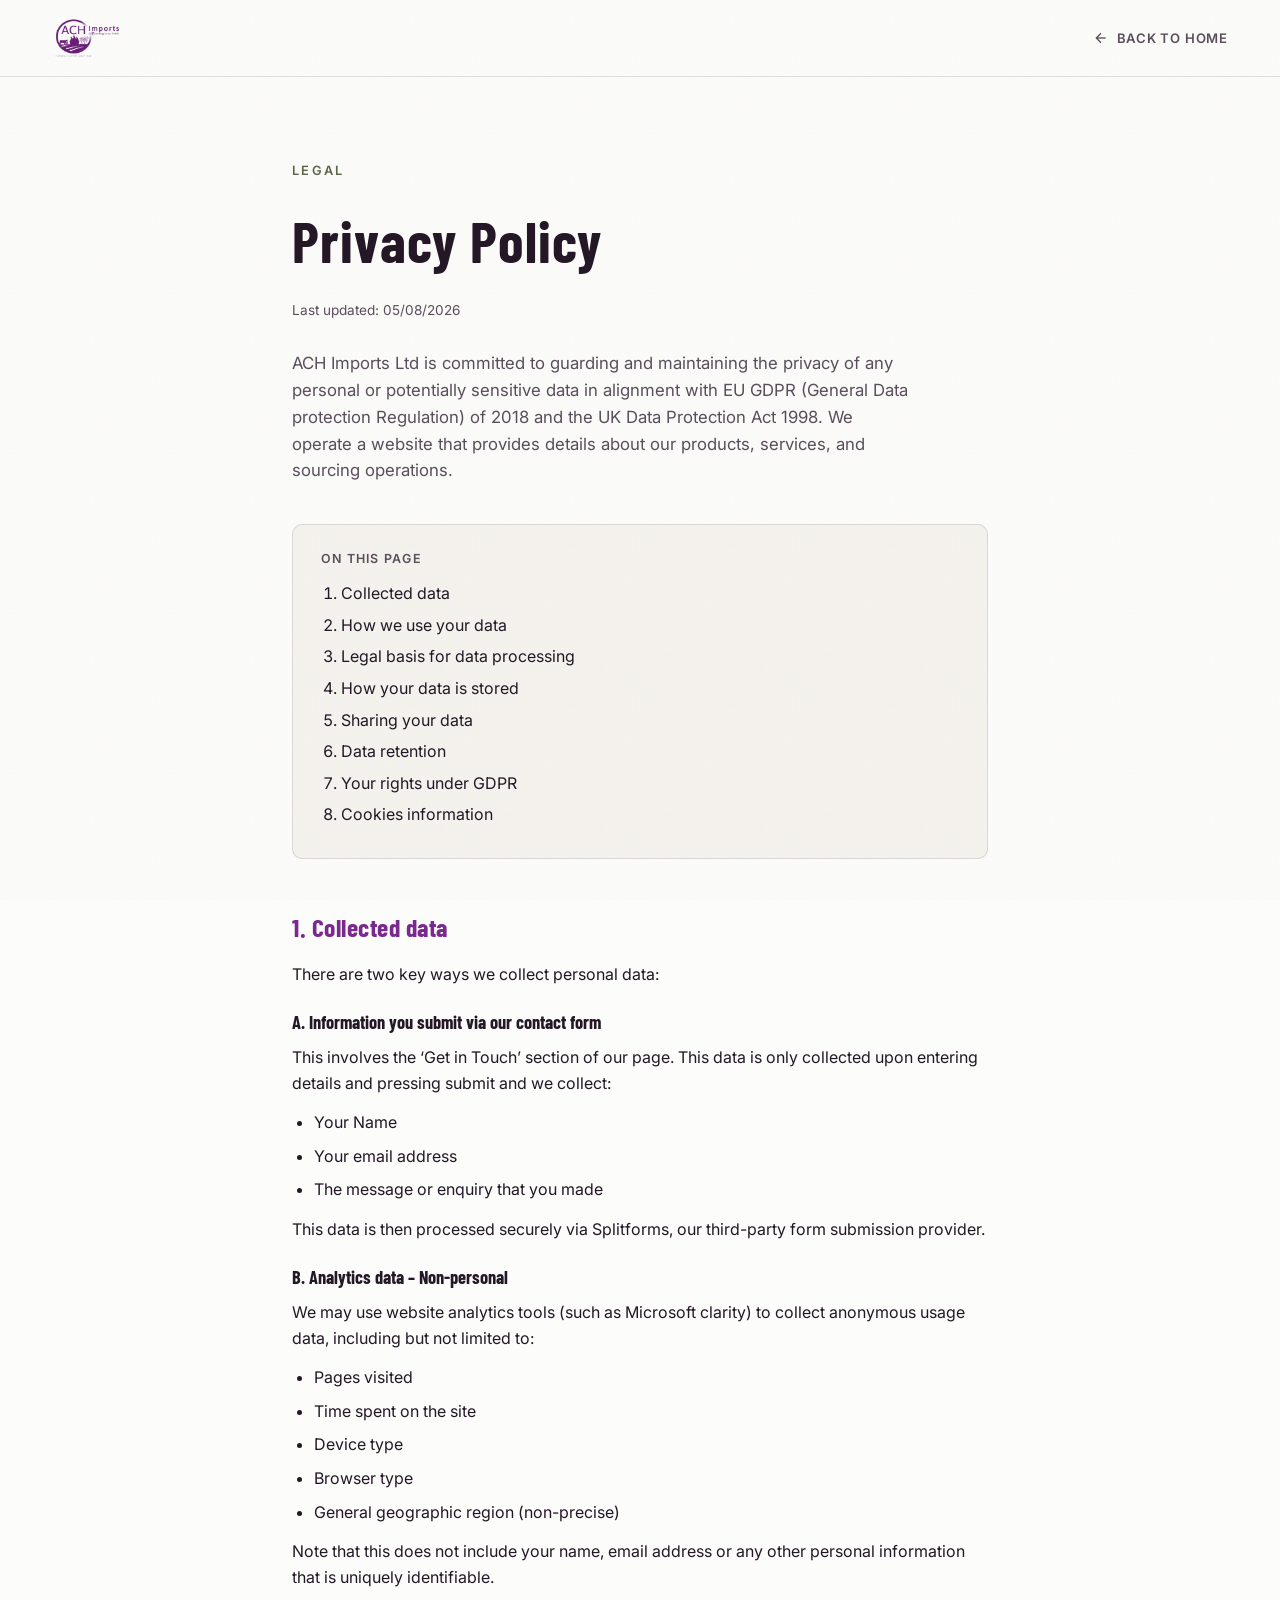
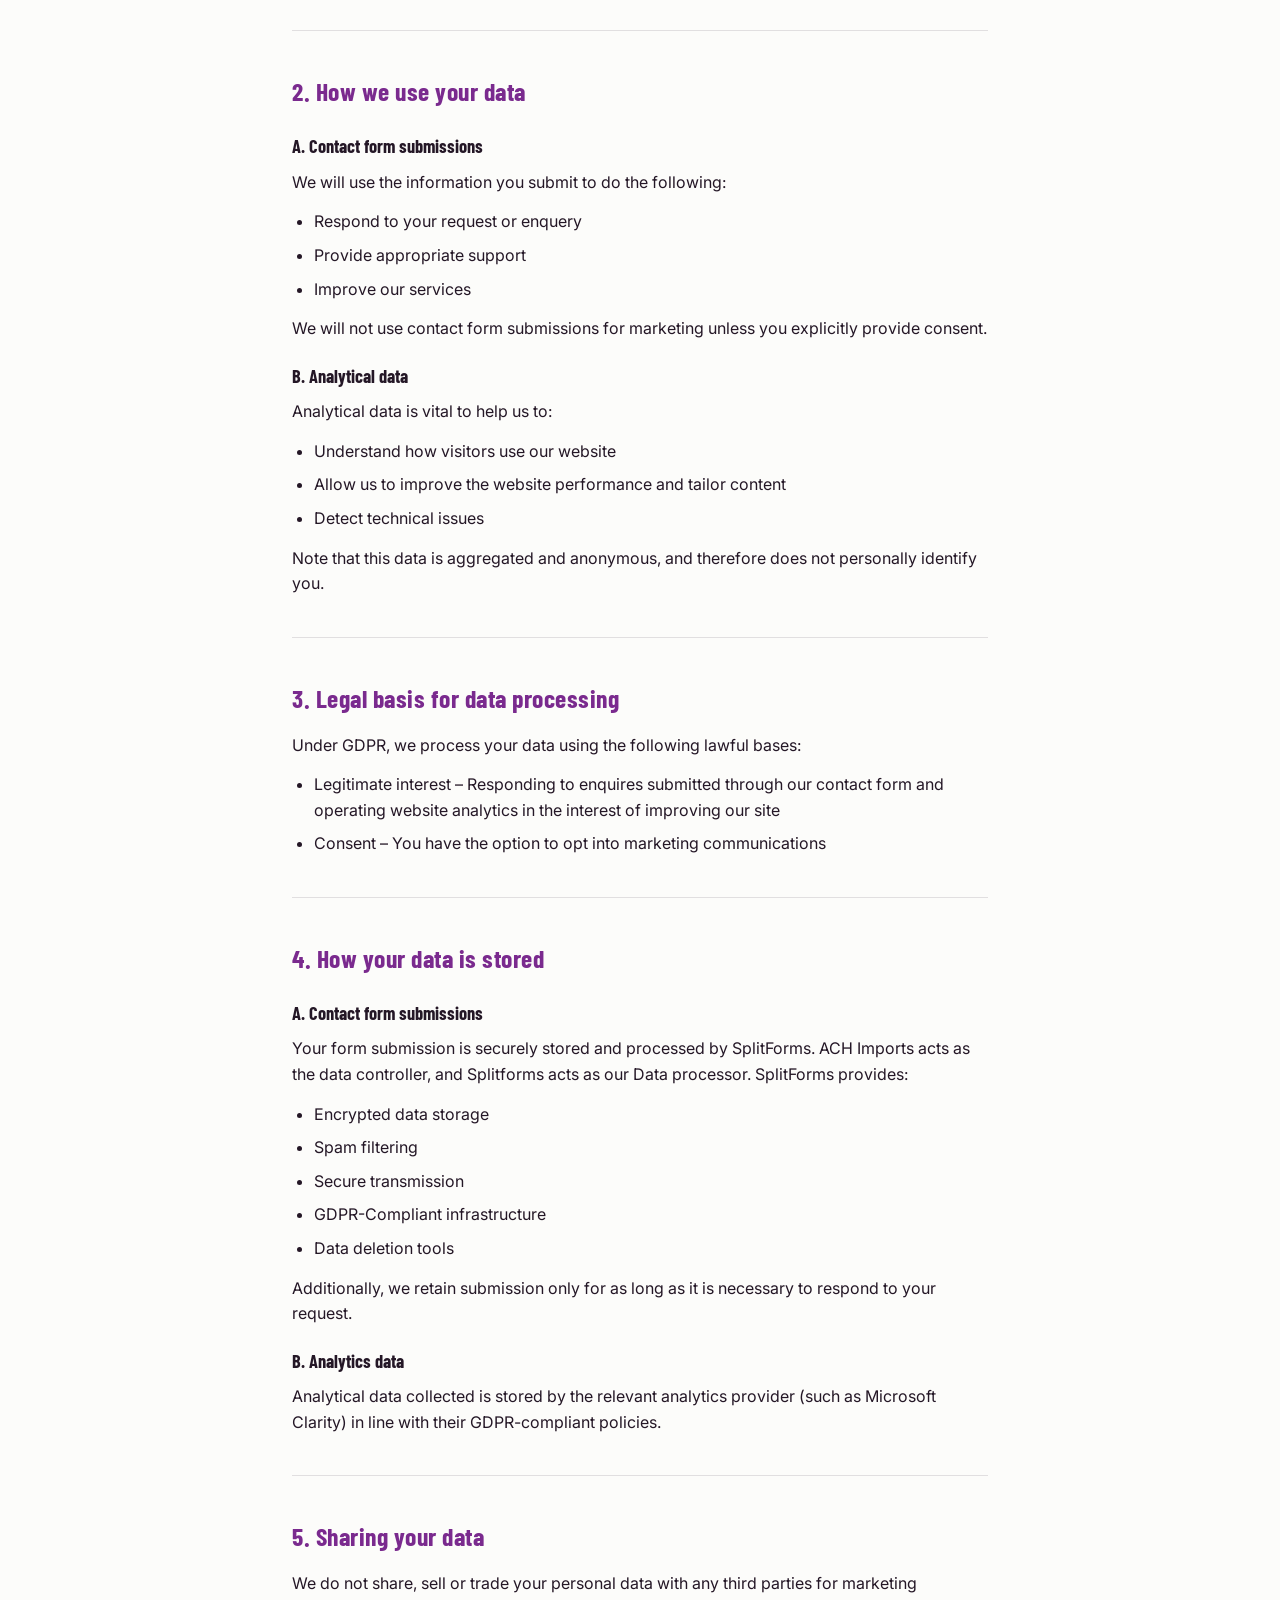
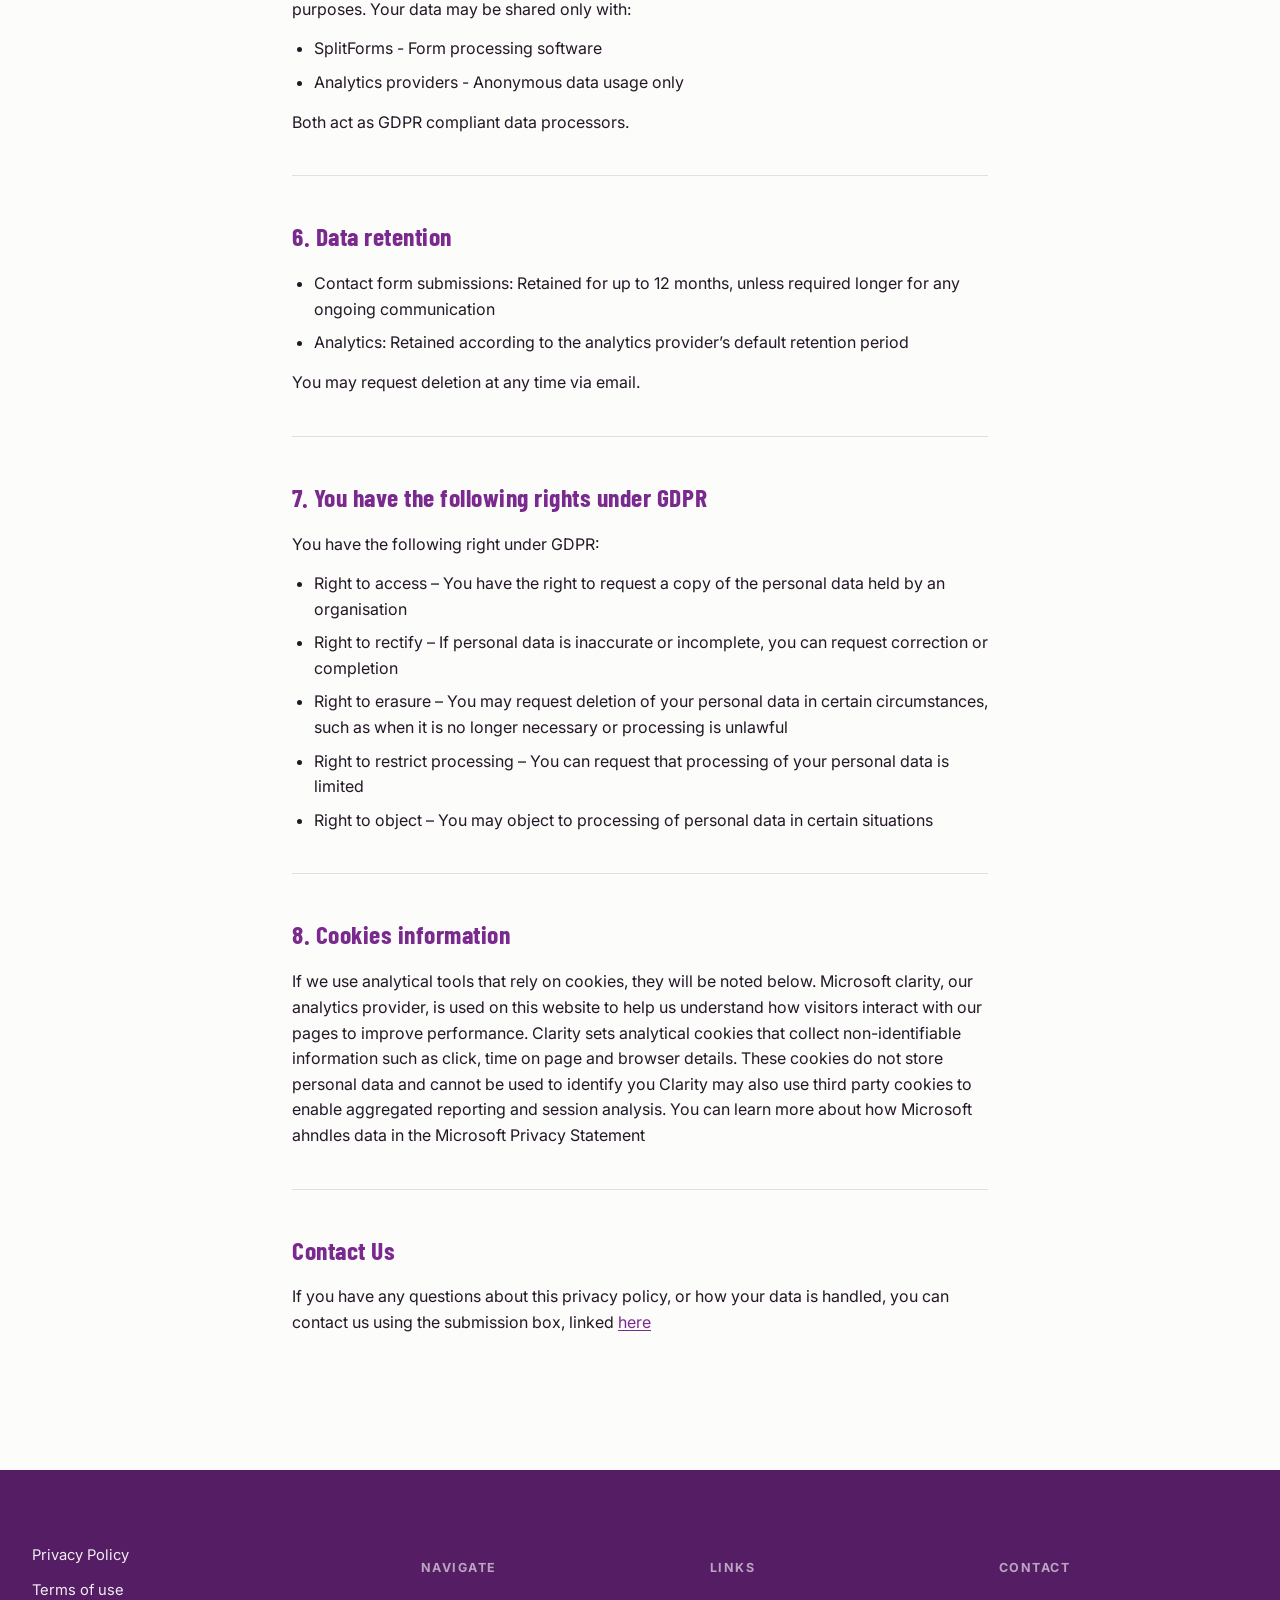
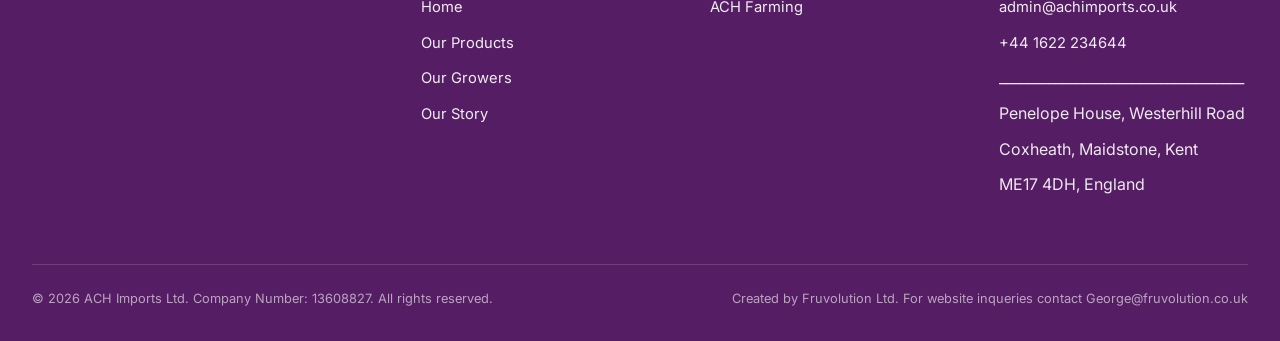
<file: html/Privacy.html>
<!DOCTYPE html>
<html lang="en">
<head>
<meta charset="UTF-8">
<meta name="viewport" content="width=device-width, initial-scale=1.0">
<title>Privacy Policy | ACH Imports</title>

<!-- ============================================================
  ACH IMPORTS — long-text child page template
  Duplicate this file for each of: Cookies, Privacy, Terms of use,
  Terms and conditions of sale, Modern Slavery Statement.

  ASSUMPTIONS BAKED INTO THE PATHS BELOW — check these first:
  - This file lives in a /Legal/ subfolder, one level below the
    homepage (matching Legal/Cookies.html etc. in your footer).
  - The homepage file is named index.html. If it's named
    something else, update every "../index.html" below.
  - Images/ sits at the site root, so image paths here use "../Images/".
============================================================= -->

<link rel="preconnect" href="https://fonts.googleapis.com">
<link rel="preconnect" href="https://fonts.gstatic.com" crossorigin>
<link href="https://fonts.googleapis.com/css2?family=Barlow+Condensed:wght@500;600;700&family=Inter:wght@400;500;600&display=swap" rel="stylesheet">

<link rel="stylesheet" href="../css/privacy.css">

</head>
<body>

<!-- =================== HEADER — logo click returns home =================== -->
<header class="site-header">
  <nav class="nav-bar">
    <a class="nav-logo-link" href="../index.html" aria-label="ACH Imports — back to home">
      <img src="../Images/ACHI_logo.png" alt="ACH Imports logo">
    </a>
    <a class="back-home" href="../index.html">
      <svg viewBox="0 0 24 24"><path d="M19 12H5"/><path d="m12 19-7-7 7-7"/></svg>
      Back to Home
    </a>
  </nav>
</header>

<!-- =================== PAGE CONTENT =================== -->
<main class="legal-page">
  <p class="eyebrow">Legal</p>
  <h1>Privacy Policy</h1>
  <p class="updated">Last updated: 05/08/2026</p>
  <p class="intro">ACH Imports Ltd is committed to guarding and maintaining the privacy of any personal or potentially sensitive data in alignment with EU GDPR 
    (General Data protection Regulation) of 2018 and the UK Data Protection Act 1998. We operate a website that provides details about our products, services, and sourcing operations.</p>

  <!-- Optional — delete this block for shorter pages like Cookies -->
  <nav class="legal-toc" aria-label="Contents">
    <p>On this page</p>
    <ol>
      <li><a href="#section-1">Collected data</a></li>
      <li><a href="#section-2">How we use your data</a></li>
      <li><a href="#section-3">Legal basis for data processing</a></li>
      <li><a href="#section-4">How your data is stored</a></li>
      <li><a href="#section-5">Sharing your data</a></li>
      <li><a href="#section-6">Data retention</a></li>
      <li><a href="#section-7">Your rights under GDPR</a></li>
      <li><a href="#section-8">Cookies information</a></li>
    </ol>
  </nav>

  <div class="legal-body">
    <section id="section-1">
      <h2>1. Collected data</h2>
      <p>There are two key ways we collect personal data:</p>
      <h3>A.	Information you submit via our contact form</h3>
      <p>This involves the ‘Get in Touch’ section of our page. This data is only collected upon entering details and pressing submit and we collect:</p>
      <ul>
        <li>Your Name</li>
        <li>Your email address</li>
        <li>The message or enquiry that you made</li>
      </ul>
      <p>This data is then processed securely via Splitforms, our third-party form submission provider.</p>
      <h3>B.	Analytics data – Non-personal</h3>
      <p>We may use website analytics tools (such as Microsoft clarity) to collect anonymous usage data, including but not limited to:</p>
      <ul>
        <li>Pages visited</li>
        <li>Time spent on the site</li>
        <li>Device type</li>
        <li>Browser type</li>
        <li>General geographic region (non-precise)</li>
      </ul>
      <p>Note that this does not include your name, email address or any other personal information that is uniquely identifiable.</p>
    </section>

    <section id="section-2">
      <h2>2. How we use your data</h2>
      <h3>A.    Contact form submissions</h3>
      <p>We will use the information you submit to do the following:</p>
      <ul>
        <li>Respond to your request or enquery</li>
        <li>Provide appropriate support</li>
        <li>Improve our services</li>
      </ul>
      <p>We will not use contact form submissions for marketing unless you explicitly provide consent.</p>
      <h3>B.    Analytical data</h3>
      <p>Analytical data is vital to help us to:</p>
      <ul>
        <li>Understand how visitors use our website</li>
        <li>Allow us to improve the website performance and tailor content</li>
        <li>Detect technical issues</li>
      </ul>
      <p>Note that this data is aggregated and anonymous, and therefore does not personally identify you.</p>
    </section>

    <section id="section-3">
      <h2>3. Legal basis for data processing</h2>
      <p>Under GDPR, we process your data using the following lawful bases:</p>
      <ul>
        <li>Legitimate interest – Responding to enquires submitted through our contact form and operating website analytics in the interest of improving our site</li>
        <li>Consent – You have the option to opt into marketing communications</li>
      </ul>
    </section>

    <section id="section-4">
      <h2>4. How your data is stored</h2>
      <h3>A.    Contact form submissions</h3>
      <p>Your form submission is securely stored and processed by SplitForms. ACH Imports acts as the data controller, and Splitforms acts as our Data processor. SplitForms provides:</p>
      <ul>
        <li>Encrypted data storage</li>
        <li>Spam filtering</li>
        <li>Secure transmission</li>
        <li>GDPR-Compliant infrastructure</li>
        <li>Data deletion tools</li>
      </ul>
      <p>Additionally, we retain submission only for as long as it is necessary to respond to your request.</p>
      <h3>B.    Analytics data</h3>
      <p>Analytical data collected is stored by the relevant analytics provider (such as Microsoft Clarity) in line with their GDPR-compliant policies.</p>
    </section>

    <section id="section-5">
      <h2>5. Sharing your data</h2>
      <p>We do not share, sell or trade your personal data with any third parties for marketing purposes. 
    Your data may be shared only with:</p>
      <ul>
        <li>SplitForms - Form processing software</li>
        <li>Analytics providers - Anonymous data usage only</li>
      </ul>
      <p>Both act as GDPR compliant data processors.</p>
    </section>

    <section id="section-6">
      <h2>6. Data retention</h2>
      <ul>
        <li>Contact form submissions: Retained for up to 12 months, unless required longer for any ongoing communication</li>
        <li>Analytics: Retained according to the analytics provider’s default retention period</li>
      </ul>
      <p>You may request deletion at any time via email.</p>
    </section>

    <section id="section-7">
      <h2>7. You have the following rights under GDPR</h2>
      <p>You have the following right under GDPR:</p>
      <ul>
        <li>Right to access – You have the right to request a copy of the personal data held by an organisation</li>
        <li>Right to rectify – If personal data is inaccurate or incomplete, you can request correction or completion</li>
        <li>Right to erasure – You may request deletion of your personal data in certain circumstances, such as when it is no longer necessary or processing is unlawful</li>
        <li>Right to restrict processing – You can request that processing of your personal data is limited</li>
        <li>Right to object – You may object to processing of personal data in certain situations</li>
      </ul>
    </section>

    <section id="section-8">
      <h2>8. Cookies information</h2>
      <p>If we use analytical tools that rely on cookies, they will be noted below. 
        Microsoft clarity, our analytics provider, is used on this website to help us understand how visitors interact with our pages to improve performance. Clarity sets 
      analytical cookies that collect non-identifiable information such as click, time on page and browser details. These cookies do not store personal data and cannot be 
    used to identify you
    
      Clarity may also use third party cookies to enable aggregated reporting and session analysis. You can learn more about how Microsoft ahndles data in the Microsoft Privacy Statement</p>
    </section>

    <section id="section-9">
      <h2>Contact Us</h2>
      <p>If you have any questions about this privacy policy, or how your data is handled, you can contact us using the submission box, linked <a href="../index.html#get-in-touch">here</a></p>
    </section>
  </div>
</main>

<!-- =================== FOOTER =================== -->
<footer class="site-footer" id="contact">
  <div class="footer-inner">
    <div class="footer-col">
      <ul>
        <li><a href="Privacy.html">Privacy Policy</a></li>
        <li><a href="Terms_of_use.html">Terms of use</a></li>

      </ul>
    </div>
    <div class="footer-col">
      <h4>Navigate</h4>
      <ul>
        <li><a href="../index.html#home">Home</a></li>
        <li><a href="../index.html#products">Our Products</a></li>
        <li><a href="../index.html#growers">Our Growers</a></li>
        <li><a href="../index.html#story">Our Story</a></li>
      </ul>
    </div>
    <div class="footer-col">
      <h4>Links</h4>
      <ul>
        <li><a href="https://www.achfarming.co.uk/" target="_blank" rel="noopener">ACH Farming</a></li>
      <!--  <li><a href="https://www.freshproducepartners.com/" target="_blank" rel="noopener">Frutas Andinas</a></li> -->
      </ul>
    </div>
    <div class="footer-col">
      <h4>Contact</h4>
      <ul>
        <li><a href="../index.html#get-in-touch">admin@achimports.co.uk</a></li>
        <li><a href="tel:+441622234644">+44 1622 234644</a></li>
        <li>___________________________________</li>
        <li>Penelope House, Westerhill Road</li>
        <li>Coxheath, Maidstone, Kent</li>
        <li>ME17 4DH, England</li>
      </ul>
    </div>
  </div>
  <div class="footer-bottom">
    <span>&copy; <span id="year"></span> ACH Imports Ltd. Company Number: 13608827. All rights reserved.</span>
    <span>Created by Fruvolution Ltd. For website inqueries contact George@fruvolution.co.uk</span>
  </div>
</footer>

<script>
  document.getElementById('year').textContent = new Date().getFullYear();
</script>

</body>
</html>
</file>
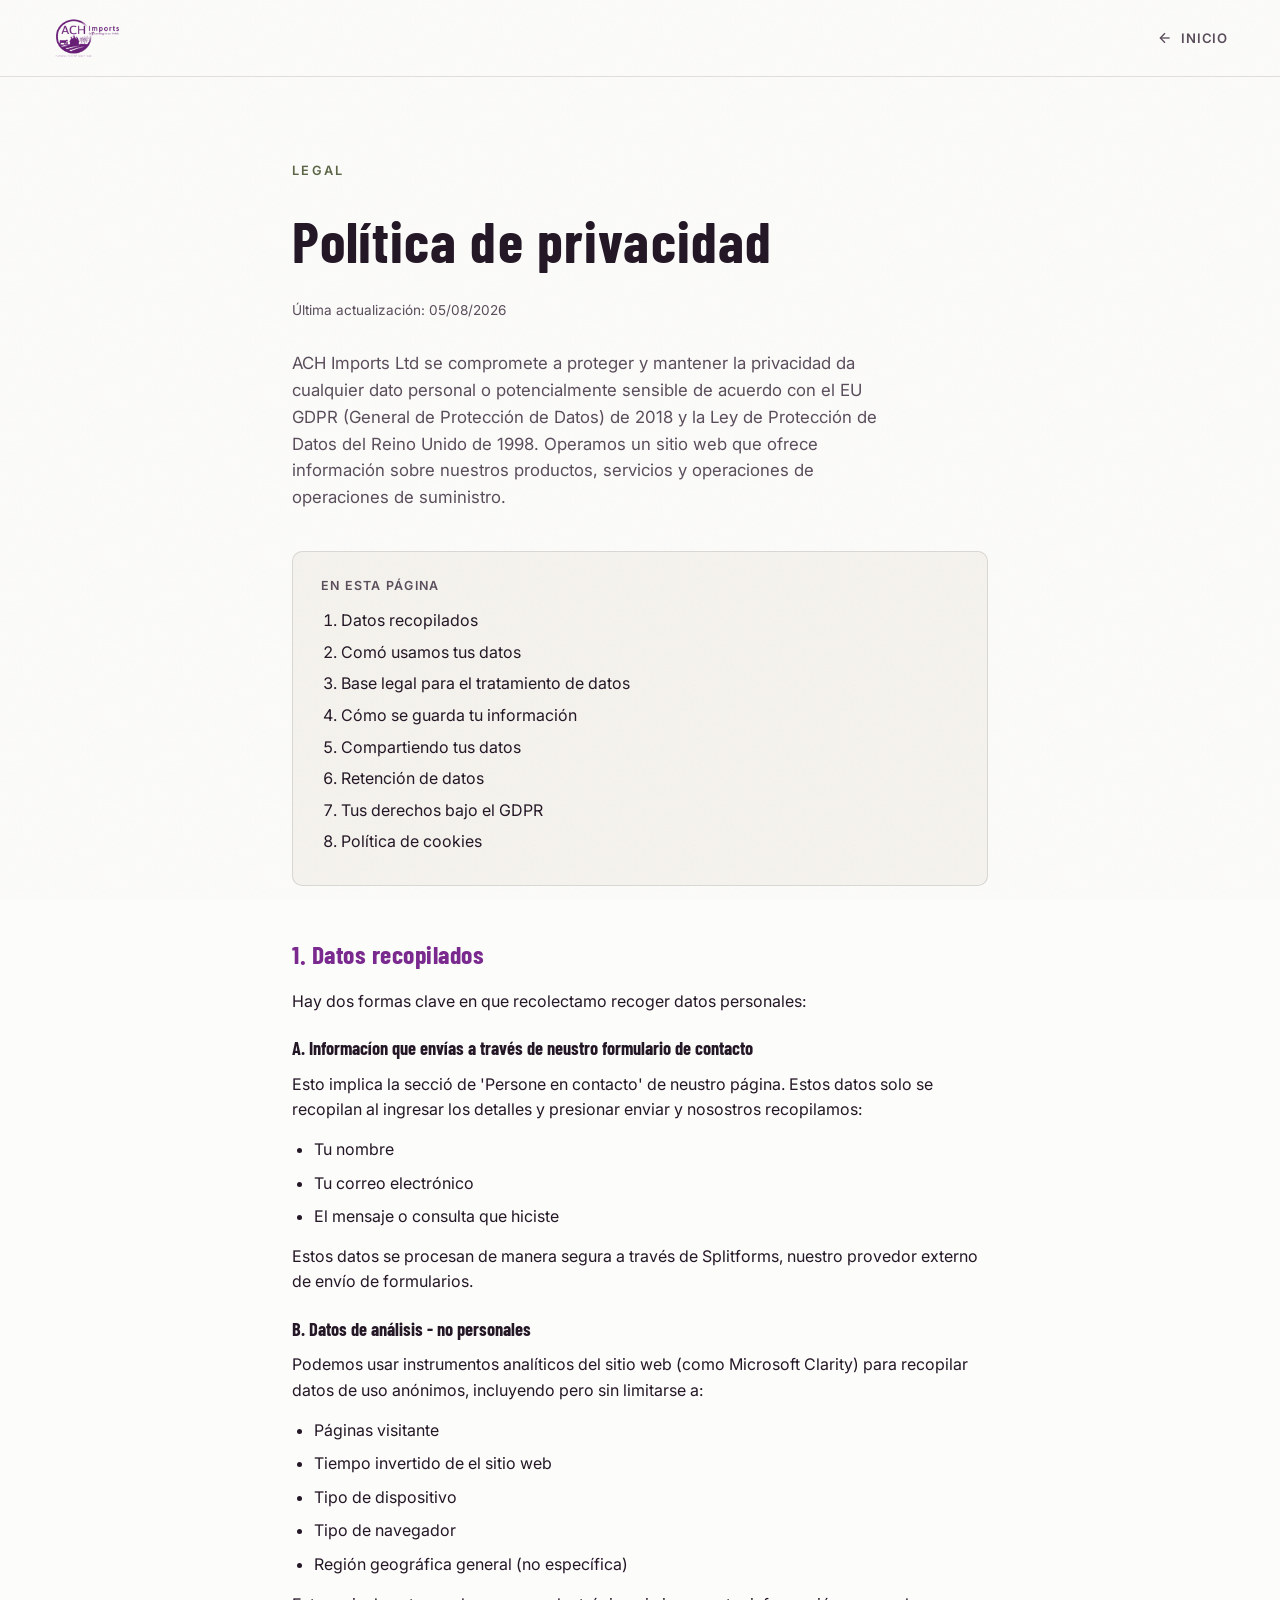
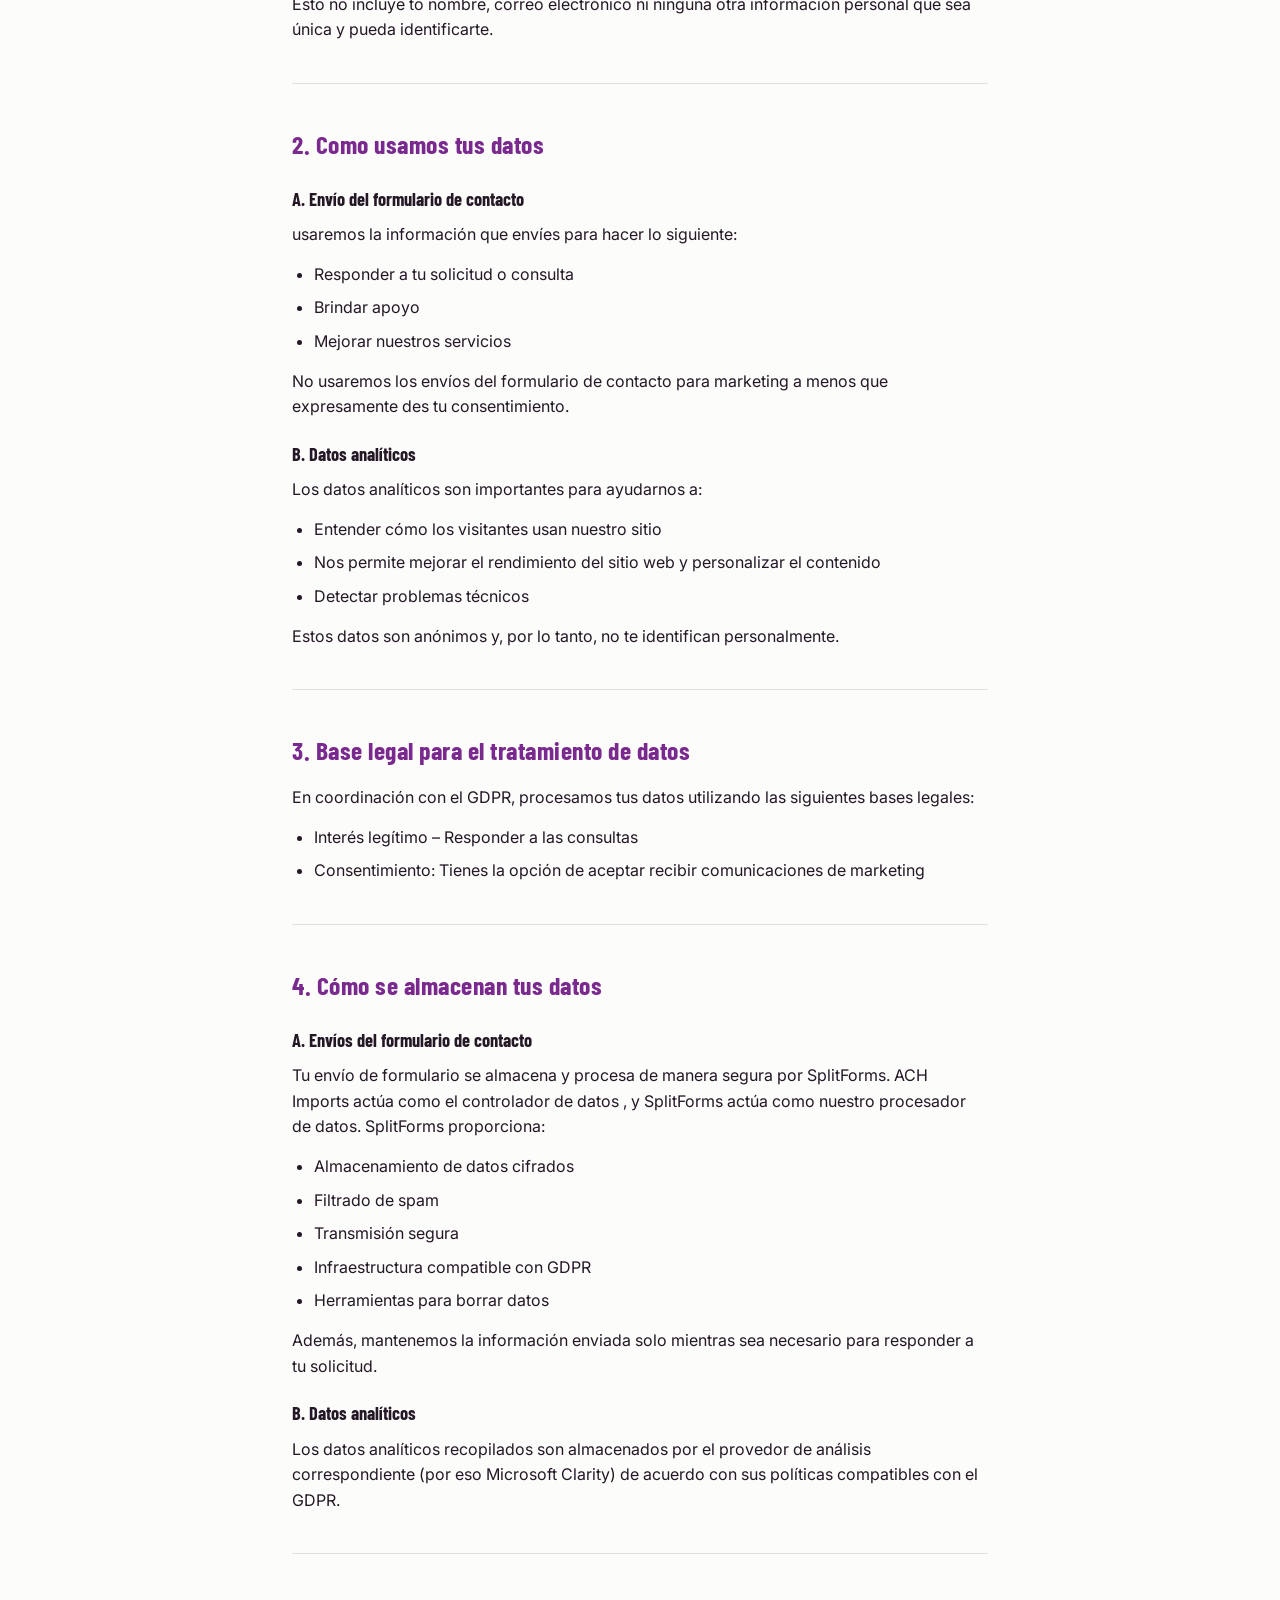
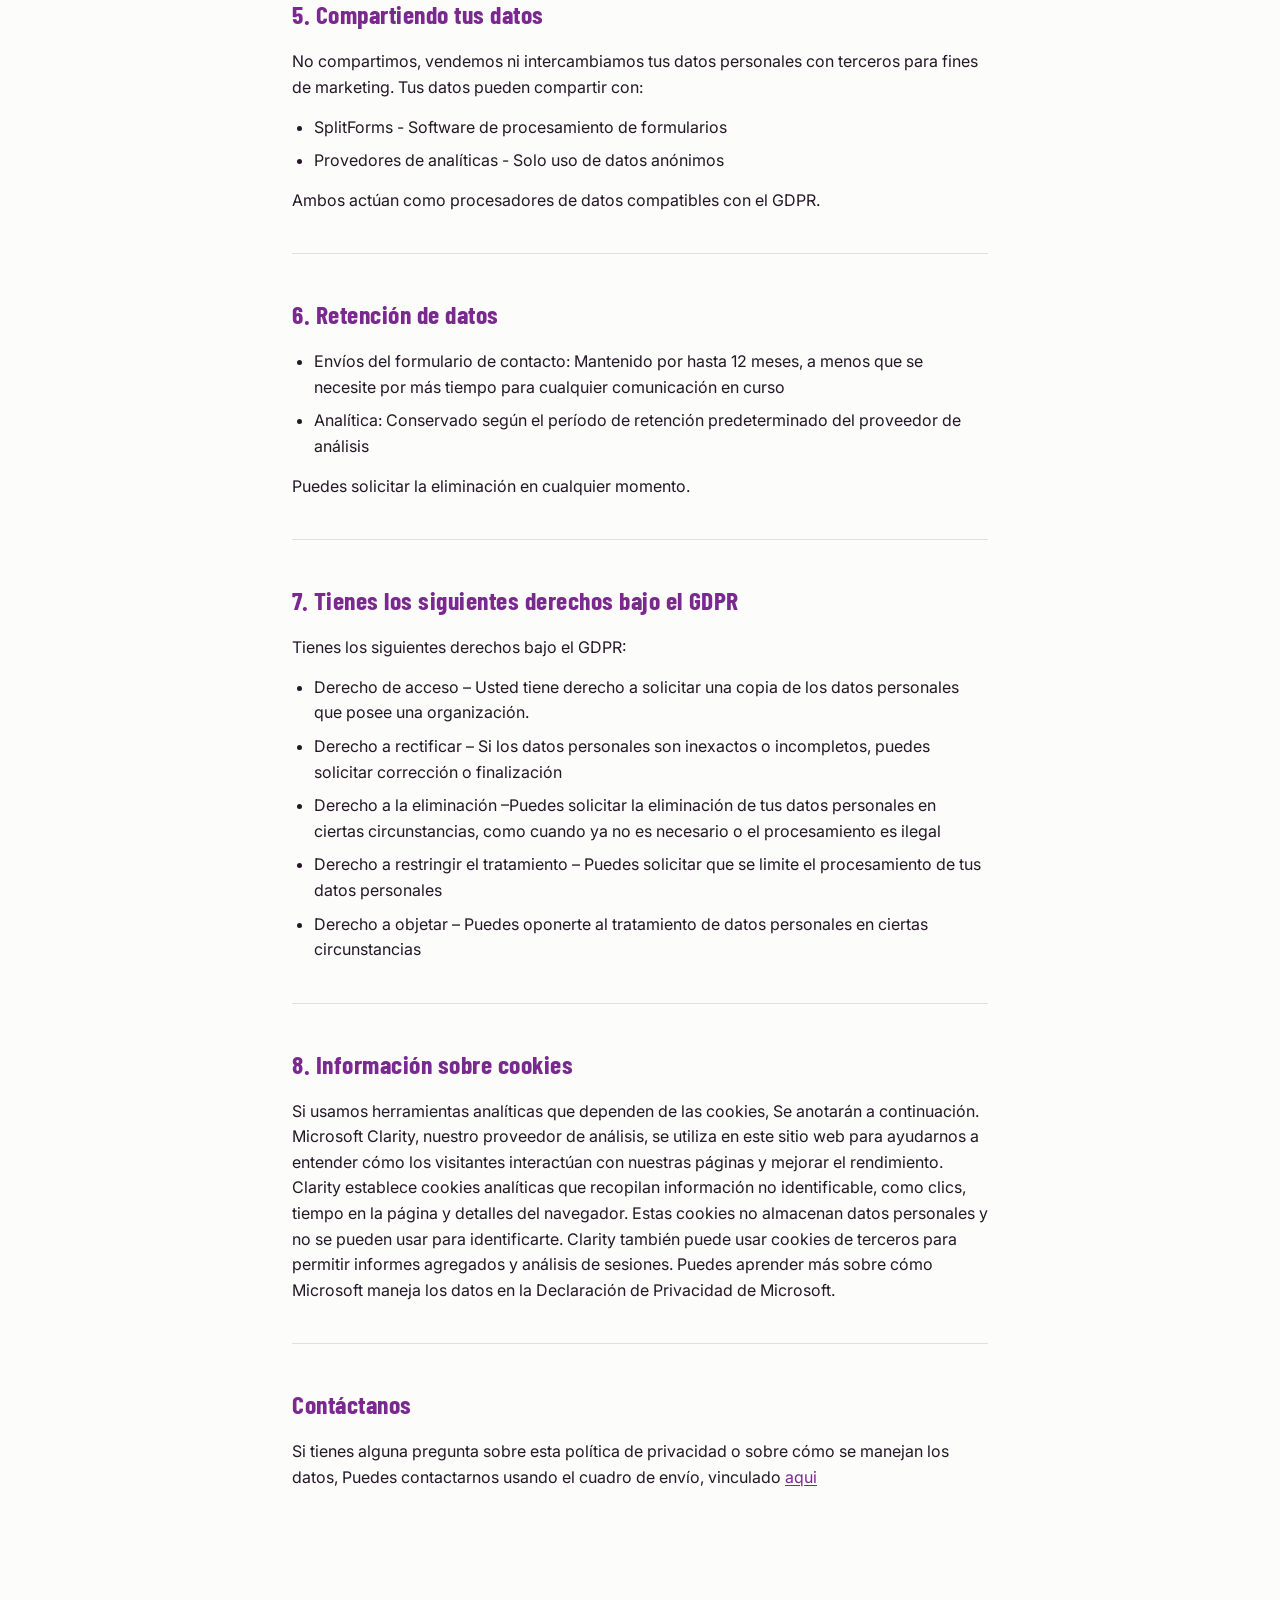
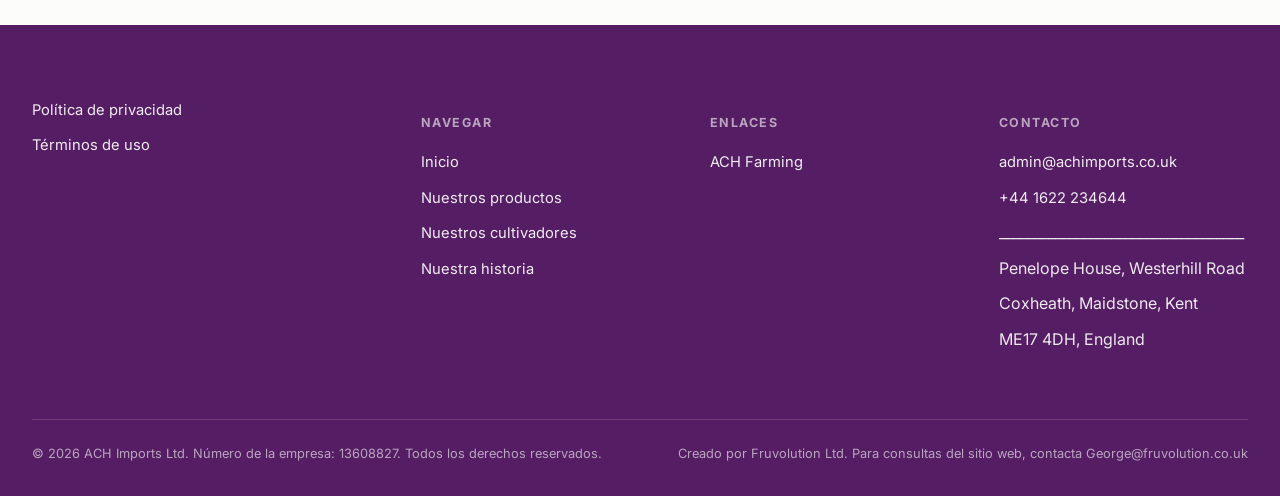
<file: html/Privacy_spanish.html>
<!DOCTYPE html>
<html lang="en">
<head>
<meta charset="UTF-8">
<meta name="viewport" content="width=device-width, initial-scale=1.0">
<title>Privacy Policy | ACH Imports</title>


<link rel="preconnect" href="https://fonts.googleapis.com">
<link rel="preconnect" href="https://fonts.gstatic.com" crossorigin>
<link href="https://fonts.googleapis.com/css2?family=Barlow+Condensed:wght@500;600;700&family=Inter:wght@400;500;600&display=swap" rel="stylesheet">

<link rel="stylesheet" href="../css/privacy.css">

</head>
<body>

<!-- =================== HEADER — logo click returns home =================== -->
<header class="site-header">
  <nav class="nav-bar">
    <a class="nav-logo-link" href="Website_logic_spanish.html" aria-label="ACH Imports — back to home">
      <img src="../Images/ACHI_logo.png" alt="ACH Imports logo">
    </a>
    <a class="back-home" href="Website_logic_spanish.html">
      <svg viewBox="0 0 24 24"><path d="M19 12H5"/><path d="m12 19-7-7 7-7"/></svg>
      Inicio
    </a>
  </nav>
</header>

<!-- =================== PAGE CONTENT =================== -->
<main class="legal-page">
  <p class="eyebrow">Legal</p>
  <h1>Política de privacidad</h1>
  <p class="updated">Última actualización: 05/08/2026</p>
  <p class="intro">ACH Imports Ltd se compromete a proteger y mantener la privacidad da cualquier dato personal o potencialmente sensible de acuerdo
    con el EU GDPR (General de Protección de Datos) de 2018 y la Ley de Protección de Datos del Reino Unido de 1998. Operamos un sitio web 
    que ofrece información sobre nuestros productos, servicios y operaciones de operaciones de suministro.
  </p>

  <!-- Optional — delete this block for shorter pages like Cookies -->
  <nav class="legal-toc" aria-label="Contents">
    <p>En esta página</p>
    <ol>
      <li><a href="#section-1">Datos recopilados</a></li>
      <li><a href="#section-2">Comó usamos tus datos</a></li>
      <li><a href="#section-3">Base legal para el tratamiento de datos</a></li>
      <li><a href="#section-4">Cómo se guarda tu información</a></li>
      <li><a href="#section-5">Compartiendo tus datos</a></li>
      <li><a href="#section-6">Retención de datos</a></li>
      <li><a href="#section-7">Tus derechos bajo el GDPR</a></li>
      <li><a href="#section-8">Política de cookies</a></li>
    </ol>
  </nav>

  <div class="legal-body">
    <section id="section-1">
      <h2>1. Datos recopilados</h2>
      <p>Hay dos formas clave en que recolectamo recoger datos personales:</p>
      <h3>A.	Informacíon que envías a través de neustro formulario de contacto</h3>
      <p>Esto implica la secció de 'Persone en contacto' de neustro página. Estos datos solo se recopilan al ingresar los detalles y presionar 
        enviar y nosostros recopilamos:</p>
      <ul>
        <li>Tu nombre</li>
        <li>Tu correo electrónico</li>
        <li>El mensaje o consulta que hiciste</li>
      </ul>
      <p>Estos datos se procesan de manera segura a través de Splitforms, nuestro provedor externo de envío de formularios.</p>
      <h3>B.	Datos de análisis - no personales</h3>
      <p>Podemos usar instrumentos analíticos del sitio web (como Microsoft Clarity) para recopilar datos de uso anónimos, incluyendo pero sin limitarse a:</p>
      <ul>
        <li>Páginas visitante</li>
        <li>Tiempo invertido de el sitio web</li>
        <li>Tipo de dispositivo</li>
        <li>Tipo de navegador</li>
        <li>Región geográfica general (no específica)</li>
      </ul>
      <p>Esto no incluye to nombre, correo electrónico ni ninguna otra información personal que sea única y pueda identificarte.</p>
    </section>

    <section id="section-2">
      <h2>2. Como usamos tus datos</h2>
      <h3>A.    Envío del formulario de contacto</h3>
      <p>usaremos la información que envíes para hacer lo siguiente:</p>
      <ul>
        <li>Responder a tu solicitud o consulta</li>
        <li>Brindar apoyo</li>
        <li>Mejorar nuestros servicios</li>
      </ul>
      <p>No usaremos los envíos del formulario de contacto para marketing a menos que expresamente des tu consentimiento.</p>
      <h3>B.    Datos analíticos</h3>
      <p>Los datos analíticos son importantes para ayudarnos a:</p>
      <ul>
        <li>Entender cómo los visitantes usan nuestro sitio</li>
        <li>Nos permite mejorar el rendimiento del sitio web y personalizar el contenido</li>
        <li>Detectar problemas técnicos</li>
      </ul>
      <p>Estos datos son anónimos y, por lo tanto, no te identifican personalmente.</p>
    </section>

    <section id="section-3">
      <h2>3. Base legal para el tratamiento de datos</h2>
      <p>En coordinación con el GDPR, procesamos tus datos utilizando las siguientes bases legales:</p>
      <ul>
        <li>Interés legítimo – Responder a las consultas </li>
        <li>Consentimiento: Tienes la opción de aceptar recibir comunicaciones de marketing</li>
      </ul>
    </section>

    <section id="section-4">
      <h2>4. Cómo se almacenan tus datos</h2>
      <h3>A.    Envíos del formulario de contacto</h3>
      <p>Tu envío de formulario se almacena y procesa de manera segura por SplitForms. ACH Imports actúa como el controlador de datos
        , y SplitForms actúa como nuestro procesador de datos. SplitForms proporciona:</p>
      <ul>
        <li>Almacenamiento de datos cifrados</li>
        <li>Filtrado de spam</li>
        <li>Transmisión segura</li>
        <li>Infraestructura compatible con GDPR</li>
        <li>Herramientas para borrar datos</li>
      </ul>
      <p>Además, mantenemos la  información enviada solo mientras sea necesario para responder a tu solicitud.</p>
      <h3>B.    Datos analíticos</h3>
      <p>Los datos analíticos recopilados son almacenados por el provedor de análisis correspondiente (por eso Microsoft Clarity) 
        de acuerdo con sus políticas compatibles con el GDPR.</p>
    </section>

    <section id="section-5">
      <h2>5. Compartiendo tus datos</h2>
      <p>No compartimos, vendemos ni intercambiamos tus datos personales con terceros para fines de marketing. 
    Tus datos pueden compartir con:</p>
      <ul>
        <li>SplitForms - Software de procesamiento de formularios</li>
        <li>Provedores de analíticas - Solo uso de datos anónimos</li>
      </ul>
      <p>Ambos actúan como procesadores de datos compatibles con el GDPR.</p>
    </section>

    <section id="section-6">
      <h2>6. Retención de datos</h2>
      <ul>
        <li>Envíos del formulario de contacto: Mantenido por hasta 12 meses, a menos que se necesite por más tiempo para cualquier comunicación en curso</li>
        <li>Analítica: Conservado según el período de retención predeterminado del proveedor de análisis</li>
      </ul>
      <p>Puedes solicitar la eliminación en cualquier momento.</p>
    </section>

    <section id="section-7">
      <h2>7. Tienes los siguientes derechos bajo el GDPR</h2>
      <p>Tienes los siguientes derechos bajo el GDPR:</p>
      <ul>
        <li>Derecho de acceso – Usted tiene derecho a solicitar una copia de los datos personales que posee una organización.</li>
        <li>Derecho a rectificar – Si los datos personales son inexactos o incompletos, puedes solicitar corrección o finalización</li>
        <li>Derecho a la eliminación –Puedes solicitar la eliminación de tus datos personales en ciertas circunstancias,
           como cuando ya no es necesario o el procesamiento es ilegal</li>
        <li>Derecho a restringir el tratamiento – Puedes solicitar que se limite el procesamiento de tus datos personales</li>
        <li>Derecho a objetar – Puedes oponerte al tratamiento de datos personales en ciertas circunstancias</li>
      </ul>
    </section>

    <section id="section-8">
      <h2>8. Información sobre cookies</h2>
      <p>Si usamos herramientas analíticas que dependen de las cookies, Se anotarán a continuación. 
        Microsoft Clarity, nuestro proveedor de análisis, se utiliza en este sitio web para ayudarnos a entender cómo los visitantes interactúan con nuestras páginas
         y mejorar el rendimiento. Clarity establece cookies analíticas que recopilan información no identificable, como clics, tiempo en la página y detalles del navegador.
          Estas cookies no almacenan datos personales y no se pueden usar para identificarte.
        
        Clarity también puede usar cookies de terceros para permitir informes agregados y análisis de sesiones. 
        Puedes aprender más sobre cómo Microsoft maneja los datos en la Declaración de Privacidad de Microsoft.</p>
    </section>

    <section id="section-9">
      <h2>Contáctanos</h2>
      <p>Si tienes alguna pregunta sobre esta política de privacidad o sobre cómo se manejan los datos,
         Puedes contactarnos usando el cuadro de envío, vinculado <a href="Website_logic_spanish.html#get-in-touch">aqui</a></p>
    </section>
  </div>
</main>

<!-- =================== FOOTER =================== -->
<footer class="site-footer" id="contact">
  <div class="footer-inner">
    <div class="footer-col">
      <ul>
        <li><a href="Privacy_spanish.html">Política de privacidad</a></li>
        <li><a href="Terms_of_use_spanish.html">Términos de uso</a></li>

      </ul>
    </div>
    <div class="footer-col">
      <h4>Navegar</h4>
      <ul>
        <li><a href="website_logic_spanish.html#home">Inicio</a></li>
        <li><a href="website_logic_spanish.html#products">Nuestros productos</a></li>
        <li><a href="website_logic_spanish.html#growers">Nuestros cultivadores</a></li>
        <li><a href="website_logic_spanish.html#story">Nuestra historia</a></li>
      </ul>
    </div>
    <div class="footer-col">
      <h4>Enlaces</h4>
      <ul>
        <li><a href="https://www.achfarming.co.uk/" target="_blank" rel="noopener">ACH Farming</a></li>
       <!-- <li><a href="https://www.freshproducepartners.com/" target="_blank" rel="noopener">Frutas Andinas</a></li> -->
      </ul>
    </div>
    <div class="footer-col">
      <h4>Contacto</h4>
      <ul>
        <li><a href="../Website_logic_spanish.html#get-in-touch">admin@achimports.co.uk</a></li>
        <li><a href="tel:+441622234644">+44 1622 234644</a></li>
        <li>___________________________________</li>
        <li>Penelope House, Westerhill Road</li>
        <li>Coxheath, Maidstone, Kent</li>
        <li>ME17 4DH, England</li>
      </ul>
    </div>
  </div>
  <div class="footer-bottom">
    <span>&copy; <span id="year"></span> ACH Imports Ltd. Número de la empresa: 13608827. Todos los derechos reservados.</span>
    <span>Creado por Fruvolution Ltd. Para consultas del sitio web, contacta George@fruvolution.co.uk</span>
  </div>
</footer>

<script>
  document.getElementById('year').textContent = new Date().getFullYear();
</script>

</body>
</html>
</file>
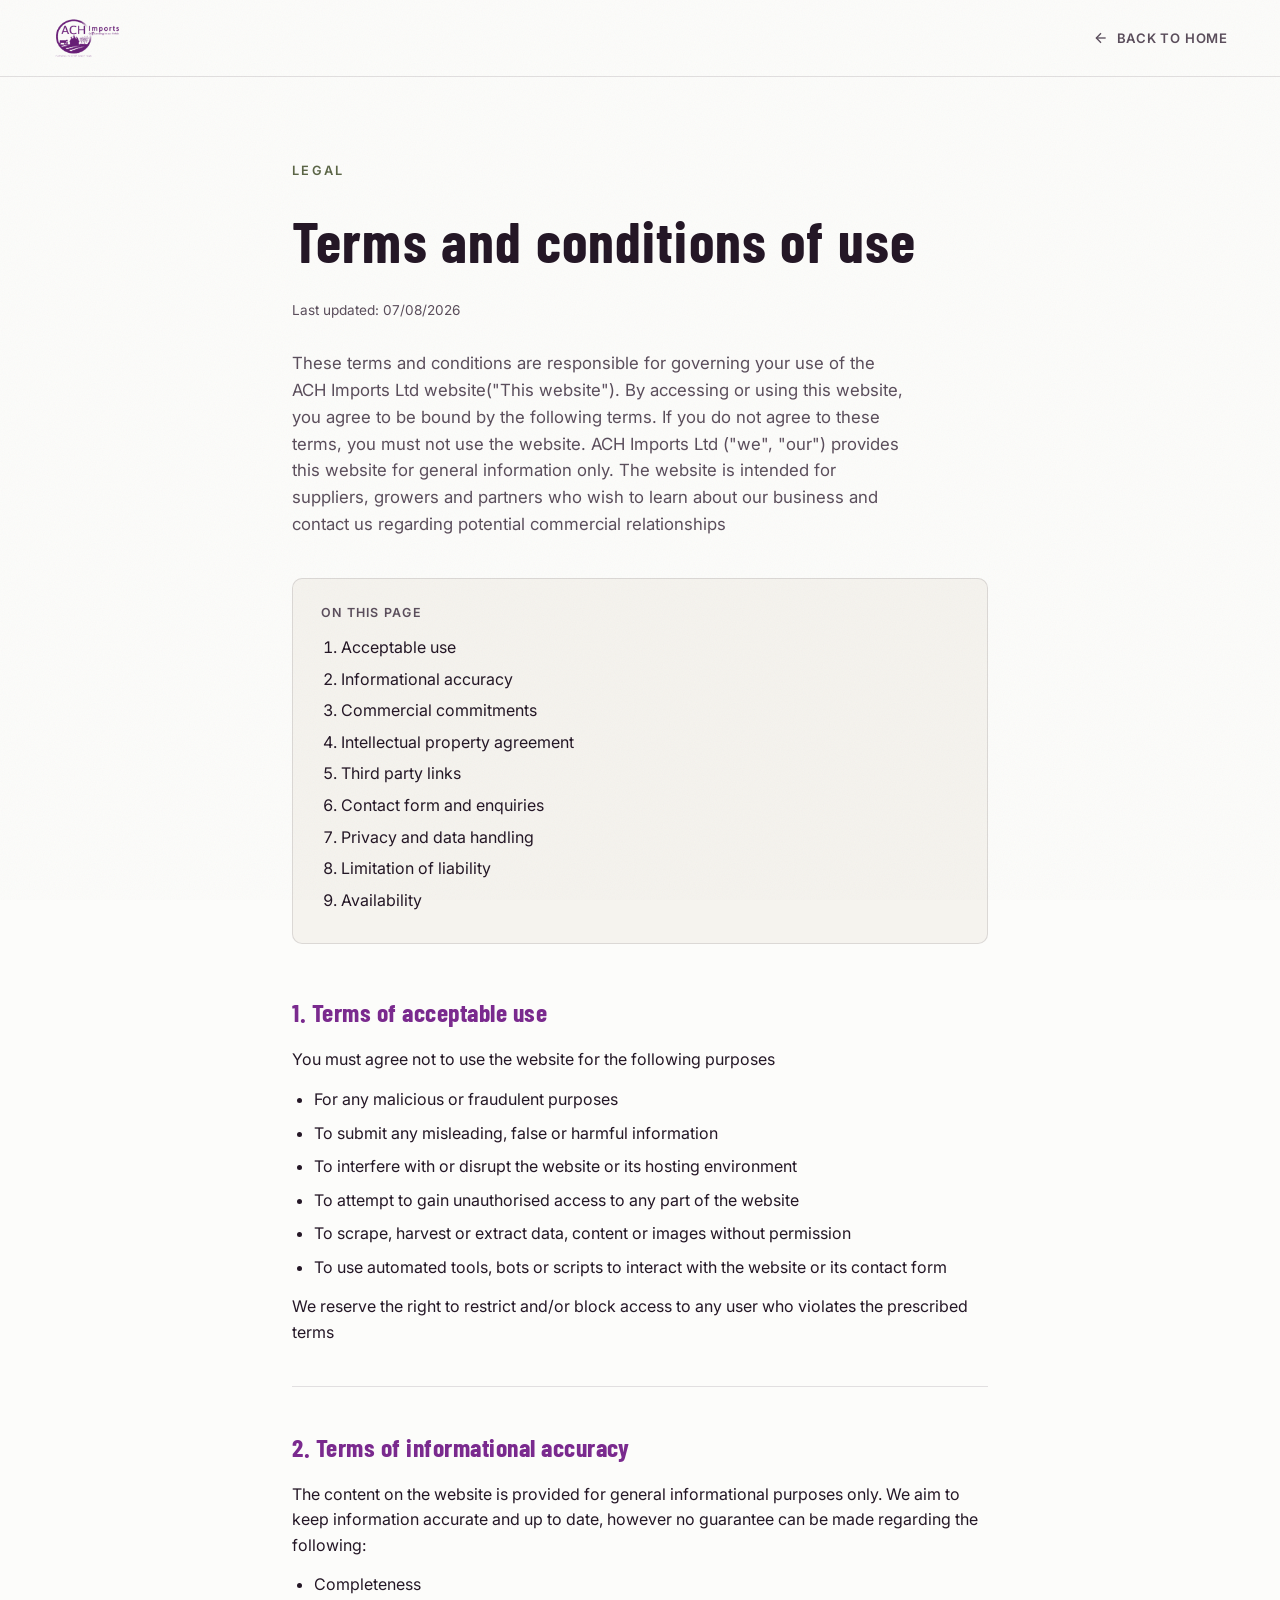
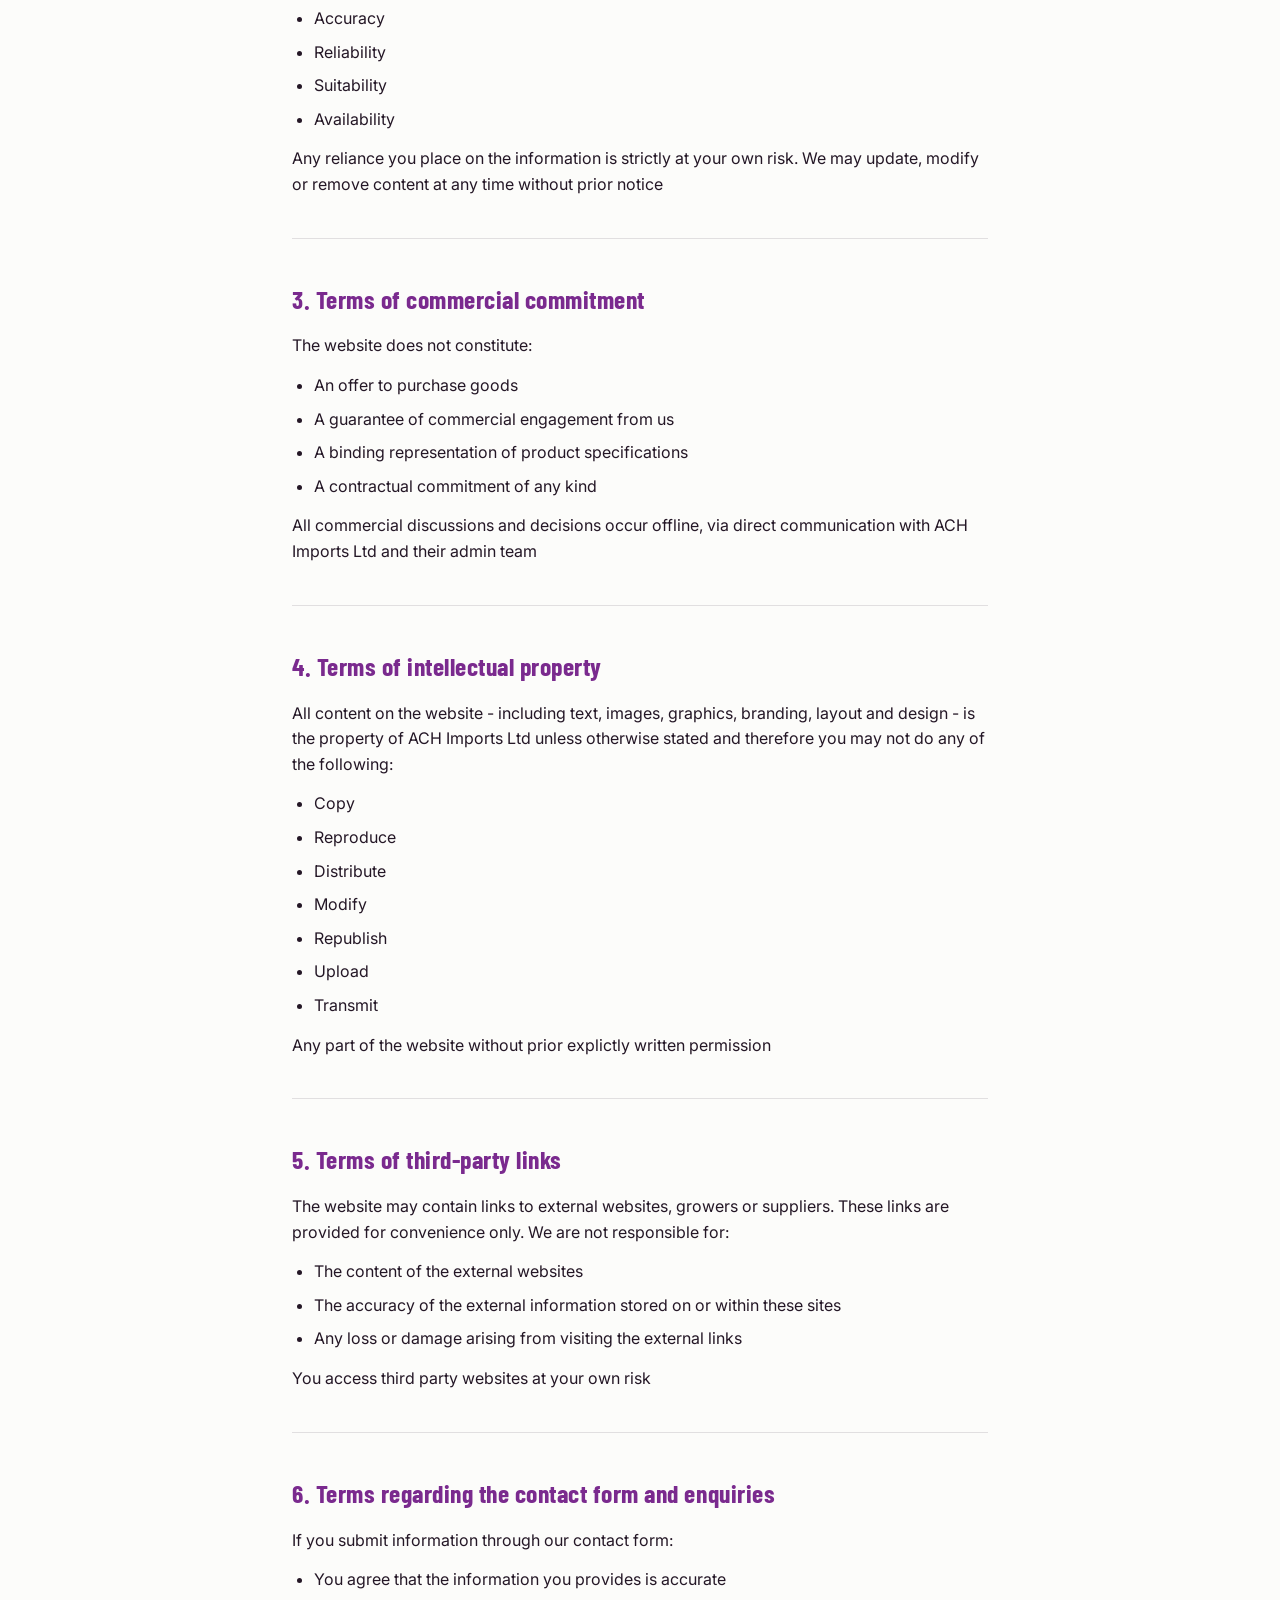
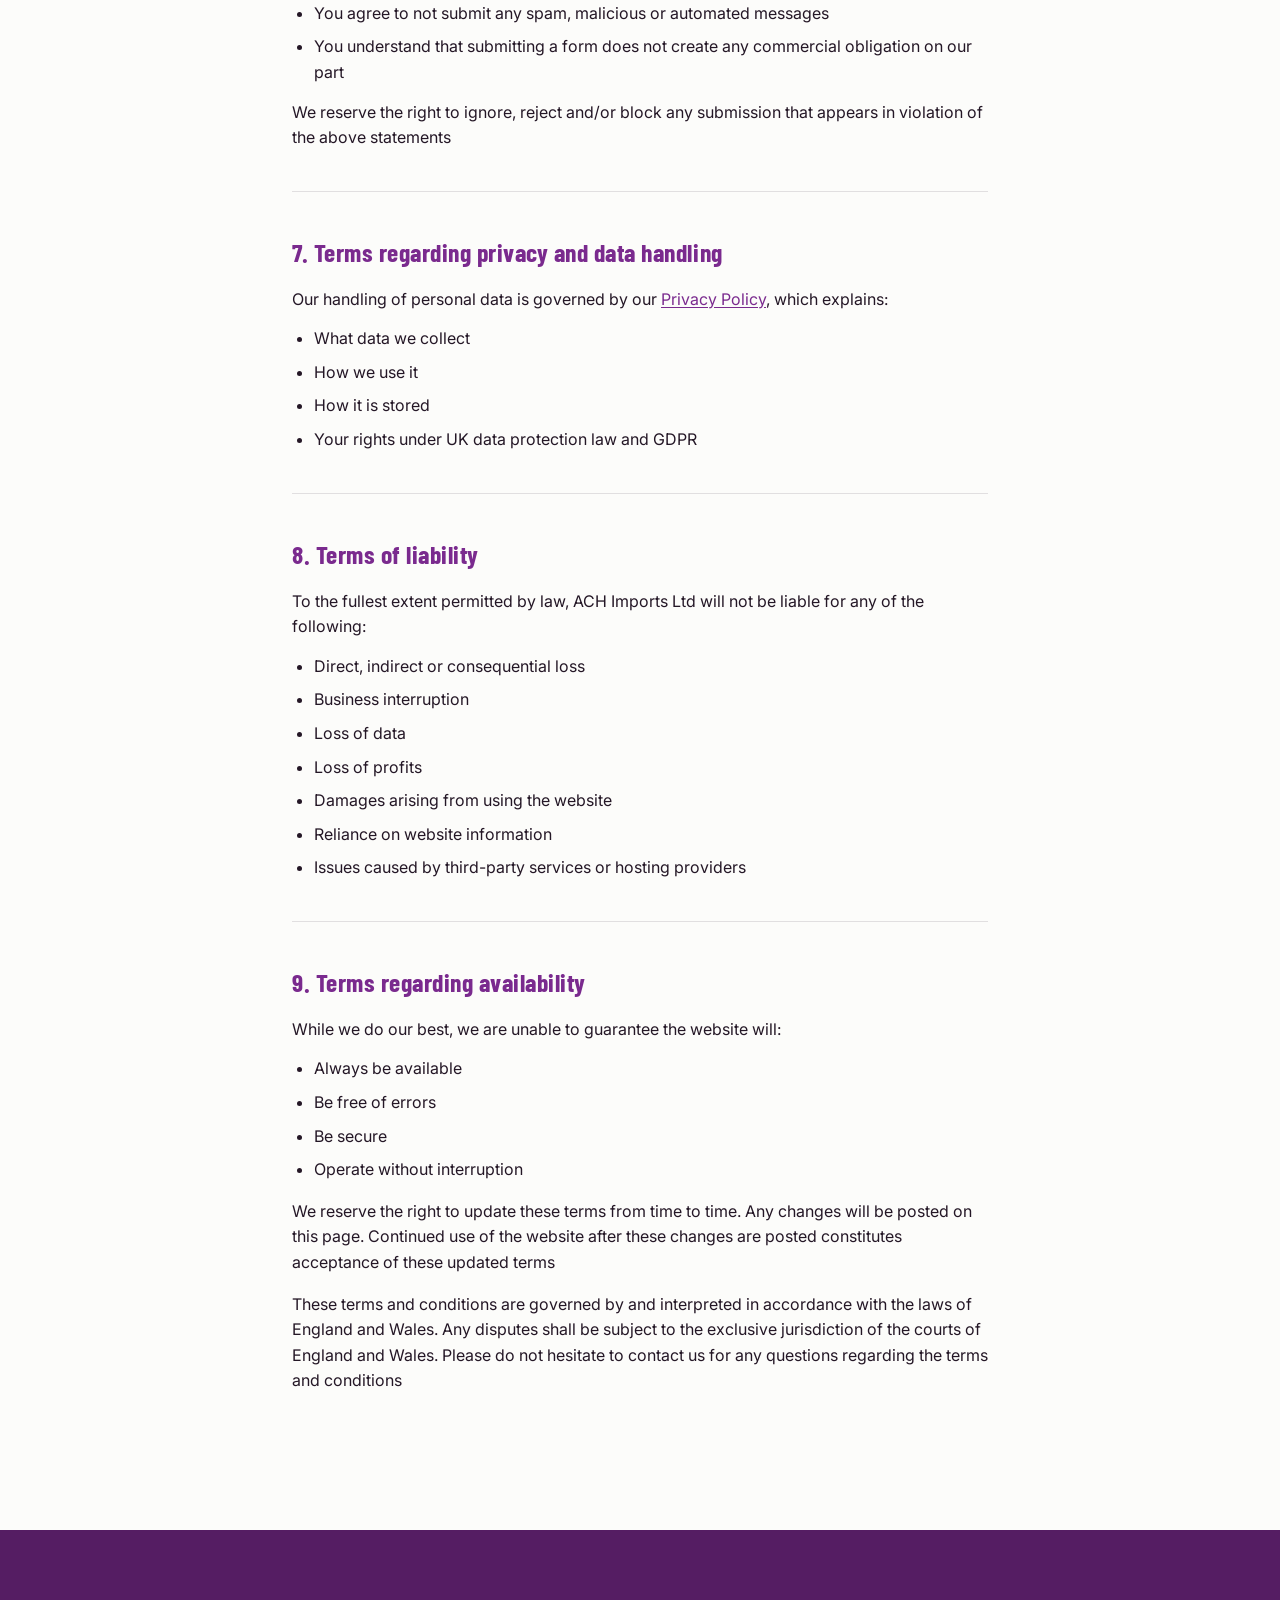
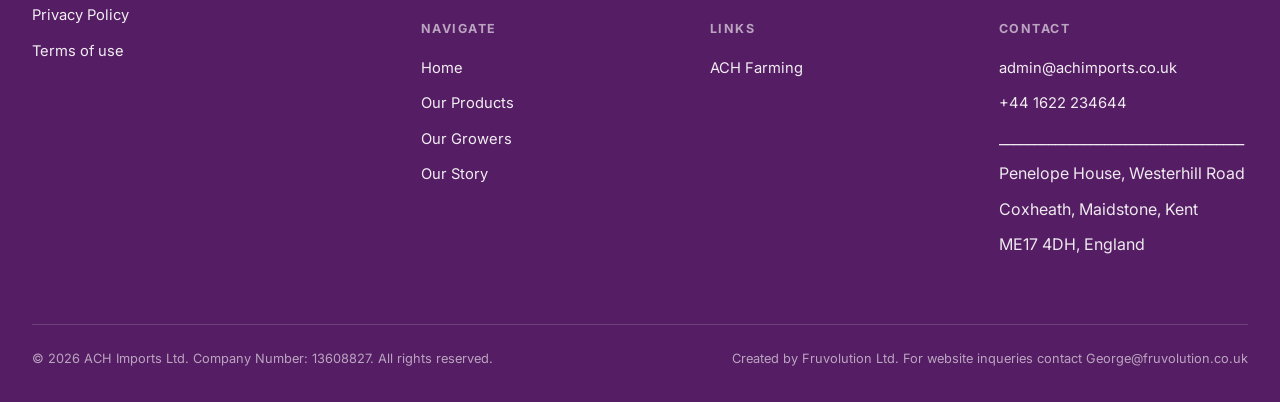
<file: html/Terms_of_use.html>
<!DOCTYPE html>
<html lang="en">
<head>
<meta charset="UTF-8">
<meta name="viewport" content="width=device-width, initial-scale=1.0">
<title>Terms of use | ACH Imports</title>

<!-- ============================================================
  ACH IMPORTS — long-text child page template
  Duplicate this file for each of: Cookies, Privacy, Terms of use,
  Terms and conditions of sale, Modern Slavery Statement.

  ASSUMPTIONS BAKED INTO THE PATHS BELOW — check these first:
  - This file lives in a /Legal/ subfolder, one level below the
    homepage (matching Legal/Cookies.html etc. in your footer).
  - The homepage file is named index.html. If it's named
    something else, update every "../index.html" below.
  - Images/ sits at the site root, so image paths here use "../Images/".
============================================================= -->

<link rel="preconnect" href="https://fonts.googleapis.com">
<link rel="preconnect" href="https://fonts.gstatic.com" crossorigin>
<link href="https://fonts.googleapis.com/css2?family=Barlow+Condensed:wght@500;600;700&family=Inter:wght@400;500;600&display=swap" rel="stylesheet">

<link rel="stylesheet" href="../css/privacy.css">

</head>
<body>

<!-- =================== HEADER — logo click returns home =================== -->
<header class="site-header">
  <nav class="nav-bar">
    <a class="nav-logo-link" href="../index.html" aria-label="ACH Imports — back to home">
      <img src="../Images/ACHI_logo.png" alt="ACH Imports logo">
    </a>
    <a class="back-home" href="../index.html">
      <svg viewBox="0 0 24 24"><path d="M19 12H5"/><path d="m12 19-7-7 7-7"/></svg>
      Back to Home
    </a>
  </nav>
</header>

<!-- =================== PAGE CONTENT =================== -->
<main class="legal-page">
  <p class="eyebrow">Legal</p>
  <h1>Terms and conditions of use</h1>
  <p class="updated">Last updated: 07/08/2026</p>
  <p class="intro">These terms and conditions are responsible for governing your use of the ACH Imports Ltd website("This website"). By accessing or using 
    this website, you agree to be bound by the following terms. If you do not agree to these terms, you must not use the website. ACH Imports Ltd ("we", "our")
    provides this website for general information only. The website is intended for suppliers, growers and partners who wish to learn about our 
    business and contact us regarding potential commercial relationships
  </p>

  <!-- Optional — delete this block for shorter pages like Cookies -->
  <nav class="legal-toc" aria-label="Contents">
    <p>On this page</p>
    <ol>
      <li><a href="#section-1">Acceptable use</a></li>
      <li><a href="#section-2">Informational accuracy</a></li>
      <li><a href="#section-3">Commercial commitments</a></li>
      <li><a href="#section-4">Intellectual property agreement</a></li>
      <li><a href="#section-5">Third party links</a></li>
      <li><a href="#section-6">Contact form and enquiries</a></li>
      <li><a href="#section-7">Privacy and data handling
      </a></li>
      <li><a href="#section-8">Limitation of liability</a></li>
      <li><a href="#section-9">Availability</a></li>
    </ol>
  </nav>

  <div class="legal-body">
    <section id="section-1">
      <h2>1. Terms of acceptable use</h2>
      <p>You must agree not to use the website for the following purposes</p>
      <ul>
        <li>For any malicious or fraudulent purposes</li>
        <li>To submit any misleading, false or harmful information</li>
        <li>To interfere with or disrupt the website or its hosting environment</li>
        <li>To attempt to gain unauthorised access to any part of the website</li>
        <li>To scrape, harvest or extract data, content or images without permission</li>
        <li>To use automated tools, bots or scripts to interact with the website or its contact form</li>
    </ul>
    <p>We reserve the right to restrict and/or block access to any user who violates the prescribed terms</p>
    </section>

    <section id="section-2">
      <h2>2. Terms of informational accuracy</h2>
      <p>The content on the website is provided for general informational purposes only. We aim to keep information accurate and up to date,
        however no guarantee can be made regarding the following:
      </p>
      <ul>
        <li>Completeness</li>
        <li>Accuracy</li>
        <li>Reliability</li>
        <li>Suitability</li>
        <li>Availability</li>
    </ul>
    <p>Any reliance you place on the information is strictly at your own risk. We may update, modify or remove content at any time without prior notice</p>
    </section>

    <section id="section-3">
      <h2>3. Terms of commercial commitment</h2>
      <p>The website does not constitute:</p>
      <ul>
        <li>An offer to purchase goods</li>
        <li>A guarantee of commercial engagement from us</li>
        <li>A binding representation of product specifications</li>
        <li>A contractual commitment of any kind</li>
    </ul>
    <p>All commercial discussions and decisions occur offline, via direct communication with ACH Imports Ltd and their admin team</p>
    </section>

    <section id="section-4">
      <h2>4. Terms of intellectual property</h2>
      <p>All content on the website - including text, images, graphics, branding, layout and design - is the property of ACH Imports Ltd 
        unless otherwise stated and therefore you may not do any of the following:
      </p>
      <ul>
        <li>Copy</li>
        <li>Reproduce</li>
        <li>Distribute</li>
        <li>Modify</li>
        <li>Republish</li>
        <li>Upload</li>
        <li>Transmit</li>
    </ul>
    <p>Any part of the website without prior explictly written permission</p>
    </section>

    <section id="section-5">
      <h2>5. Terms of third-party links</h2>
      <p>The website may contain links to external websites, growers or suppliers. These links are provided for convenience only. We are not responsible for:</p>
      <ul>
        <li>The content of the external websites</li>
        <li>The accuracy of the external information stored on or within these sites</li>
        <li>Any loss or damage arising from visiting the external links</li>
    </ul>
    <p>You access third party websites at your own risk</p>
    </section>

    <section id="section-6">
      <h2>6. Terms regarding the contact form and enquiries</h2>
      <p>If you submit information through our contact form:</p>
      <ul>
        <li>You agree that the information you provides is accurate</li>
        <li>You agree to not submit any spam, malicious or automated messages</li>
        <li>You understand that submitting a form does not create any commercial obligation on our part</li>
    </ul>
    <p>We reserve the right to ignore, reject and/or block any submission that appears in violation of the above statements</p>
    </section>

    <section id="section-7">
      <h2>7. Terms regarding privacy and data handling</h2>
      <p>Our handling of personal data is governed by our <a href="Privacy.html">Privacy Policy</a>, which explains:</p>
      <ul>
        <li>What data we collect</li>
        <li>How we use it</li>
        <li>How it is stored</li>
        <li>Your rights under UK data protection law and GDPR</li>
    </ul>
    </section>

    <section id="section-8">
      <h2>8. Terms of liability</h2>
      <p>To the fullest extent permitted by law, ACH Imports Ltd will not be liable for any of the following:</p>
      <ul>
        <li>Direct, indirect or consequential loss</li>
        <li>Business interruption</li>
        <li>Loss of data</li>
        <li>Loss of profits</li>
        <li>Damages arising from using the website</li>
        <li>Reliance on website information</li>
        <li>Issues caused by third-party services or hosting providers</li>
    </ul>
    </section>

    <section id="section-9">
      <h2>9.  Terms regarding availability</h2>
      <p>While we do our best, we are unable to guarantee the website will:</p>
      <ul>
        <li>Always be available</li>
        <li>Be free of errors</li>
        <li>Be secure</li>
        <li>Operate without interruption</li>
    </ul>
    </section>
  </div>
  <p>We reserve the right to update these terms from time to time. Any changes will be posted on this page. Continued use of the website after 
    these changes are posted constitutes acceptance of these updated terms
  </p>
  <p>These terms and conditions are governed by and interpreted in accordance with the laws of England and Wales. Any disputes shall be subject to the 
    exclusive jurisdiction of the courts of England and Wales. Please do not hesitate to contact us for any questions regarding the terms and conditions
  </p>
</main>

<!-- =================== FOOTER =================== -->
<footer class="site-footer" id="contact">
  <div class="footer-inner">
    <div class="footer-col">
      <ul>
        <li><a href="Privacy.html">Privacy Policy</a></li>
        <li><a href="Terms_of_use.html">Terms of use</a></li>

      </ul>
    </div>
    <div class="footer-col">
      <h4>Navigate</h4>
      <ul>
        <li><a href="../index.html#home">Home</a></li>
        <li><a href="../index.html#products">Our Products</a></li>
        <li><a href="../index.html#growers">Our Growers</a></li>
        <li><a href="../index.html#story">Our Story</a></li>
      </ul>
    </div>
    <div class="footer-col">
      <h4>Links</h4>
      <ul>
        <li><a href="https://www.achfarming.co.uk/" target="_blank" rel="noopener">ACH Farming</a></li>
      <!--  <li><a href="https://www.freshproducepartners.com/" target="_blank" rel="noopener">Frutas Andinas</a></li> -->
      </ul>
    </div>
    <div class="footer-col">
      <h4>Contact</h4>
      <ul>
        <li><a href="../index.html#get-in-touch">admin@achimports.co.uk</a></li>
        <li><a href="tel:+441622234644">+44 1622 234644</a></li>
        <li>___________________________________</li>
        <li>Penelope House, Westerhill Road</li>
        <li>Coxheath, Maidstone, Kent</li>
        <li>ME17 4DH, England</li>
      </ul>
    </div>
  </div>
  <div class="footer-bottom">
    <span>&copy; <span id="year"></span> ACH Imports Ltd. Company Number: 13608827. All rights reserved.</span>
    <span>Created by Fruvolution Ltd. For website inqueries contact George@fruvolution.co.uk</span>
  </div>
</footer>

<script>
  document.getElementById('year').textContent = new Date().getFullYear();
</script>

</body>
</html>
</file>
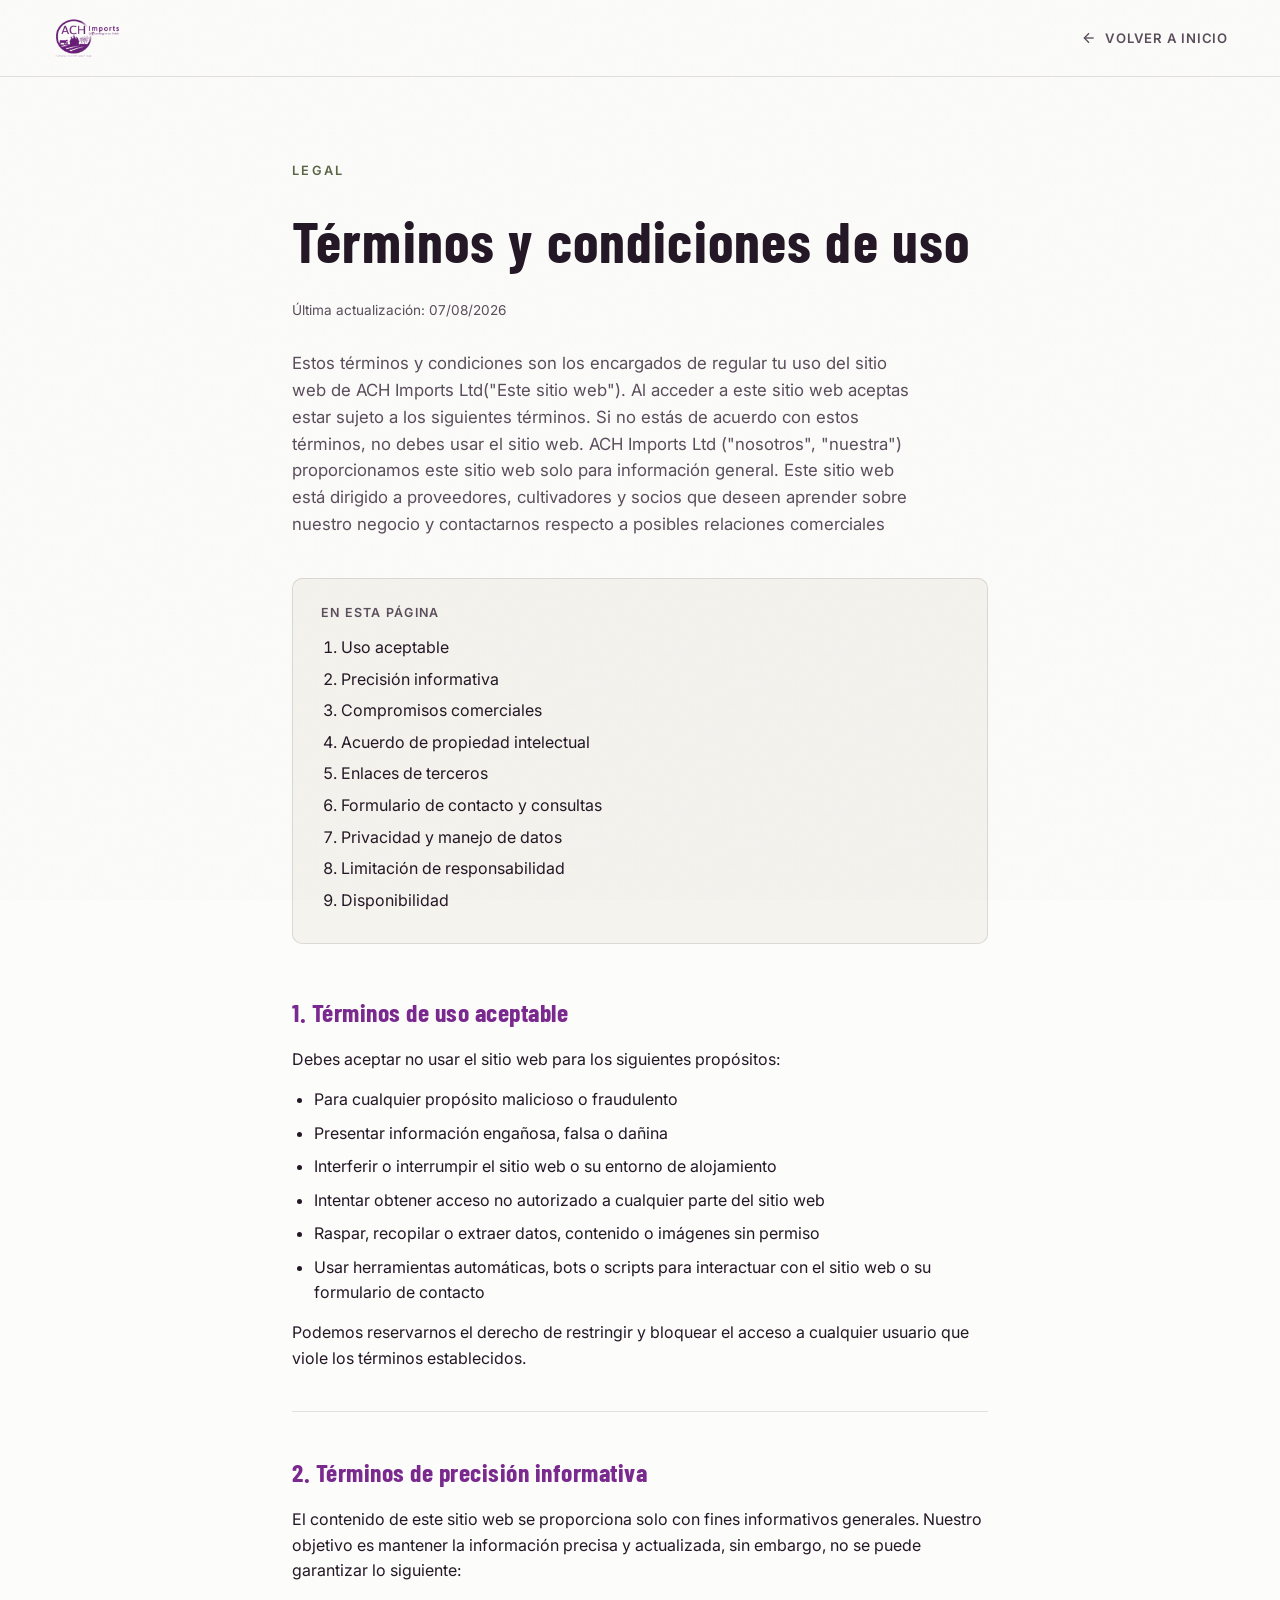
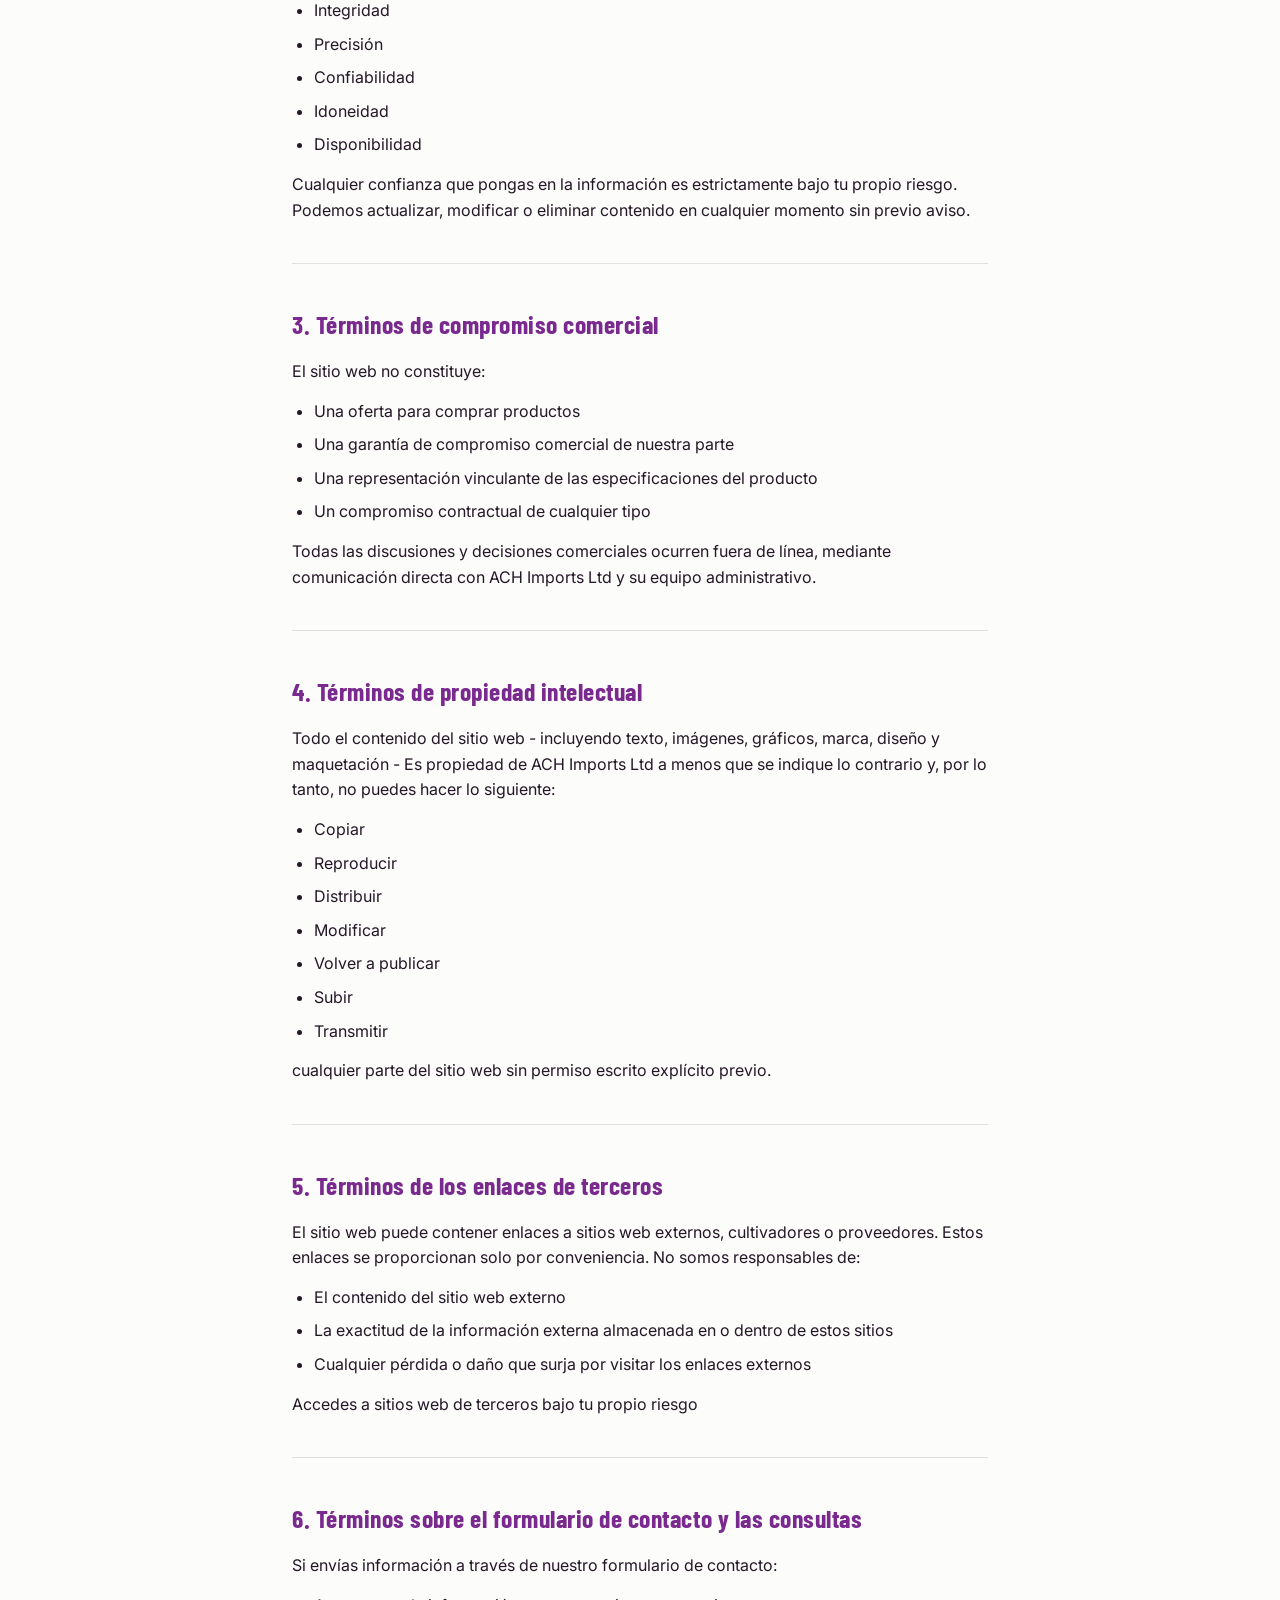
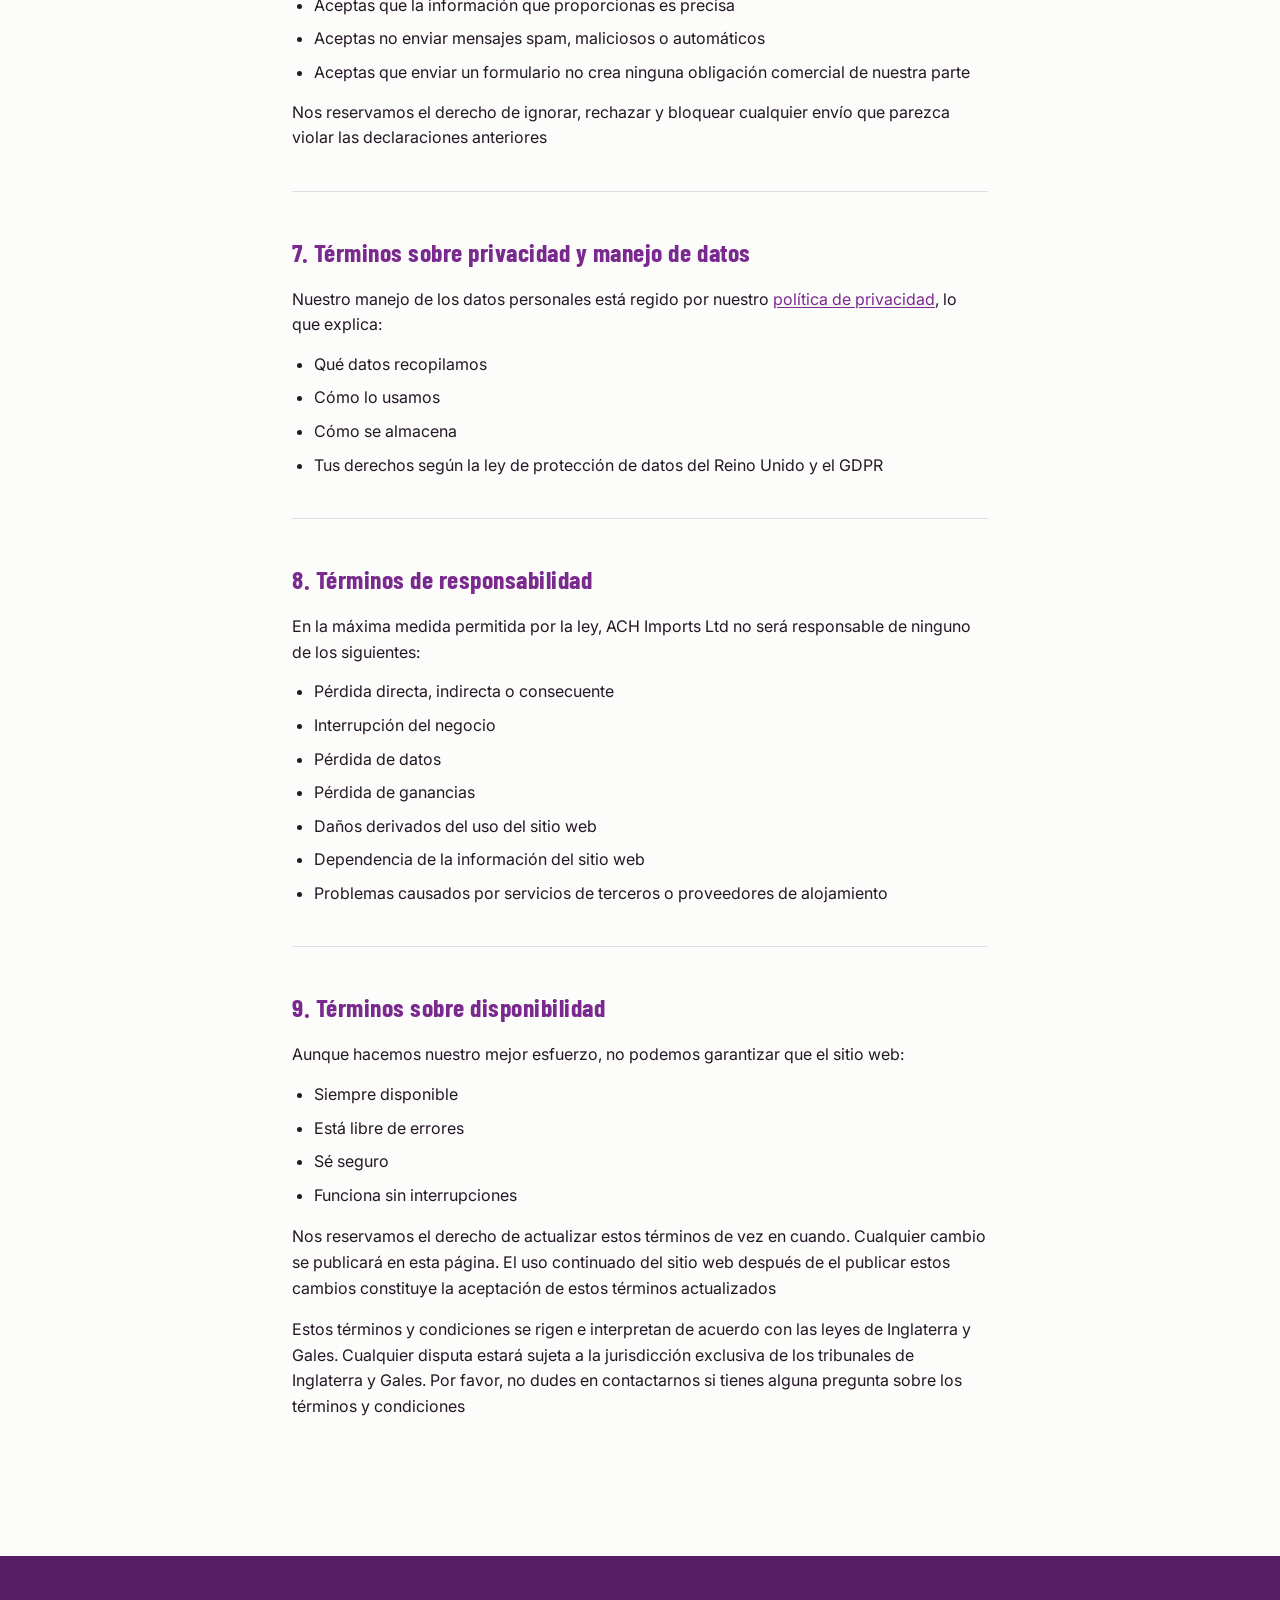
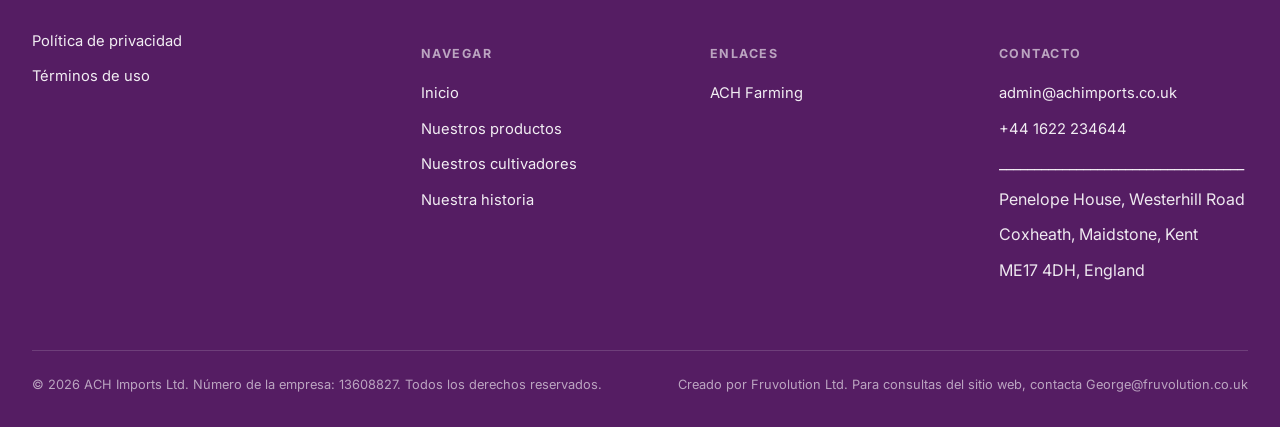
<file: html/Terms_of_use_spanish.html>
<!DOCTYPE html>
<html lang="en">
<head>
<meta charset="UTF-8">
<meta name="viewport" content="width=device-width, initial-scale=1.0">
<title>Términos de uso | ACH Imports</title>


<link rel="preconnect" href="https://fonts.googleapis.com">
<link rel="preconnect" href="https://fonts.gstatic.com" crossorigin>
<link href="https://fonts.googleapis.com/css2?family=Barlow+Condensed:wght@500;600;700&family=Inter:wght@400;500;600&display=swap" rel="stylesheet">

<link rel="stylesheet" href="../css/privacy.css">

</head>
<body>

<!-- =================== HEADER — logo click returns home =================== -->
<header class="site-header">
  <nav class="nav-bar">
    <a class="nav-logo-link" href="Website_logic_spanish.html" aria-label="ACH Imports — back to home">
      <img src="../Images/ACHI_logo.png" alt="ACH Imports logo">
    </a>
    <a class="back-home" href="Website_logic_spanish.html">
      <svg viewBox="0 0 24 24"><path d="M19 12H5"/><path d="m12 19-7-7 7-7"/></svg>
      Volver a inicio
    </a>
  </nav>
</header>

<!-- =================== PAGE CONTENT =================== -->
<main class="legal-page">
  <p class="eyebrow">Legal</p>
  <h1>Términos y condiciones de uso</h1>
  <p class="updated">Última actualización: 07/08/2026</p>
  <p class="intro">Estos términos y condiciones son los encargados de regular tu uso del sitio web de ACH Imports Ltd("Este sitio web"). 
    Al acceder a este sitio web aceptas estar sujeto a los siguientes términos. Si no estás de acuerdo con estos términos, no debes usar el sitio web. ACH Imports Ltd ("nosotros", "nuestra")
    proporcionamos este sitio web solo para información general. Este sitio web está dirigido a proveedores, cultivadores y socios
     que deseen aprender sobre nuestro negocio y contactarnos respecto a posibles relaciones comerciales
  </p>

  <!-- Optional — delete this block for shorter pages like Cookies -->
  <nav class="legal-toc" aria-label="Contents">
    <p>En esta página</p>
    <ol>
      <li><a href="#section-1">Uso aceptable</a></li>
      <li><a href="#section-2">Precisión informativa</a></li>
      <li><a href="#section-3">Compromisos comerciales</a></li>
      <li><a href="#section-4">Acuerdo de propiedad intelectual</a></li>
      <li><a href="#section-5">Enlaces de terceros</a></li>
      <li><a href="#section-6">Formulario de contacto y consultas</a></li>
      <li><a href="#section-7">Privacidad y manejo de datos</a></li>
      <li><a href="#section-8">Limitación de responsabilidad</a></li>
      <li><a href="#section-9">Disponibilidad</a></li>
    </ol>
  </nav>

  <div class="legal-body">
    <section id="section-1">
      <h2>1. Términos de uso aceptable</h2>
      <p>Debes aceptar no usar el sitio web para los siguientes propósitos:</p>
      <ul>
        <li>Para cualquier propósito malicioso o fraudulento</li>
        <li>Presentar información engañosa, falsa o dañina</li>
        <li>Interferir o interrumpir el sitio web o su entorno de alojamiento</li>
        <li>Intentar obtener acceso no autorizado a cualquier parte del sitio web</li>
        <li>Raspar, recopilar o extraer datos, contenido o imágenes sin permiso</li>
        <li>Usar herramientas automáticas, bots o scripts para interactuar con el sitio web o su formulario de contacto</li>
    </ul>
    <p>Podemos reservarnos el derecho de restringir y bloquear el acceso a cualquier usuario que viole los términos establecidos.</p>
    </section>

    <section id="section-2">
      <h2>2. Términos de precisión informativa</h2>
      <p>El contenido de este sitio web se proporciona solo con fines informativos generales. Nuestro objetivo es mantener la información precisa y actualizada,
        sin embargo, no se puede garantizar lo siguiente:
      </p>
      <ul>
        <li>Integridad</li>
        <li>Precisión</li>
        <li>Confiabilidad</li>
        <li>Idoneidad</li>
        <li>Disponibilidad</li>
    </ul>
    <p>Cualquier confianza que pongas en la información es estrictamente bajo tu propio riesgo. Podemos actualizar, modificar o eliminar contenido en cualquier momento sin previo aviso.</p>
    </section>

    <section id="section-3">
      <h2>3. Términos de compromiso comercial</h2>
      <p>El sitio web no constituye:</p>
      <ul>
        <li>Una oferta para comprar productos</li>
        <li>Una garantía de compromiso comercial de nuestra parte</li>
        <li>Una representación vinculante de las especificaciones del producto</li>
        <li>Un compromiso contractual de cualquier tipo</li>
    </ul>
    <p>Todas las discusiones y decisiones comerciales ocurren fuera de línea, mediante comunicación directa con ACH Imports Ltd y su equipo administrativo.</p>
    </section>

    <section id="section-4">
      <h2>4. Términos de propiedad intelectual</h2>
      <p>Todo el contenido del sitio web - incluyendo texto, imágenes, gráficos, marca, diseño y maquetación - Es propiedad de ACH Imports Ltd
        a menos que se indique lo contrario y, por lo tanto, no puedes hacer lo siguiente:
      </p>
      <ul>
        <li>Copiar</li>
        <li>Reproducir</li>
        <li>Distribuir</li>
        <li>Modificar</li>
        <li>Volver a publicar</li>
        <li>Subir</li>
        <li>Transmitir</li>
    </ul>
    <p>cualquier parte del sitio web sin permiso escrito explícito previo.</p>
    </section>

    <section id="section-5">
      <h2>5. Términos de los enlaces de terceros</h2>
      <p>El sitio web puede contener enlaces a sitios web externos, cultivadores o proveedores. Estos enlaces se proporcionan solo por conveniencia.
       No somos responsables de:</p>
      <ul>
        <li>El contenido del sitio web externo</li>
        <li>La exactitud de la información externa almacenada en o dentro de estos sitios</li>
        <li>Cualquier pérdida o daño que surja por visitar los enlaces externos</li>
    </ul>
    <p>Accedes a sitios web de terceros bajo tu propio riesgo</p>
    </section>

    <section id="section-6">
      <h2>6. Términos sobre el formulario de contacto y las consultas</h2>
      <p>Si envías información a través de nuestro formulario de contacto:</p>
      <ul>
        <li>Aceptas que la información que proporcionas es precisa</li>
        <li>Aceptas no enviar mensajes spam, maliciosos o automáticos</li>
        <li>Aceptas que enviar un formulario no crea ninguna obligación comercial de nuestra parte</li>
    </ul>
    <p>Nos reservamos el derecho de ignorar, rechazar y bloquear cualquier envío que parezca violar las declaraciones anteriores</p>
    </section>

    <section id="section-7">
      <h2>7. Términos sobre privacidad y manejo de datos</h2>
      <p>Nuestro manejo de los datos personales está regido por nuestro <a href="Privacy_spanish.html">política de privacidad</a>, lo que explica:</p>
      <ul>
        <li>Qué datos recopilamos</li>
        <li>Cómo lo usamos</li>
        <li>Cómo se almacena</li>
        <li>Tus derechos según la ley de protección de datos del Reino Unido y el GDPR</li>
    </ul>
    </section>

    <section id="section-8">
      <h2>8. Términos de responsabilidad</h2>
      <p>En la máxima medida permitida por la ley, ACH Imports Ltd no será responsable de ninguno de los siguientes:</p>
      <ul>
        <li>Pérdida directa, indirecta o consecuente</li>
        <li>Interrupción del negocio</li>
        <li>Pérdida de datos</li>
        <li>Pérdida de ganancias</li>
        <li>Daños derivados del uso del sitio web</li>
        <li>Dependencia de la información del sitio web</li>
        <li>Problemas causados por servicios de terceros o proveedores de alojamiento</li>
    </ul>
    </section>

    <section id="section-9">
      <h2>9.  Términos sobre disponibilidad</h2>
      <p>Aunque hacemos nuestro mejor esfuerzo, no podemos garantizar que el sitio web:</p>
      <ul>
        <li>Siempre disponible</li>
        <li>Está libre de errores</li>
        <li>Sé seguro</li>
        <li>Funciona sin interrupciones</li>
    </ul>
    </section>
  </div>
  <p>Nos reservamos el derecho de actualizar estos términos de vez en cuando. Cualquier cambio se publicará en esta página. El uso continuado del sitio web después de
    el publicar estos cambios constituye la aceptación de estos términos actualizados
  </p>
  <p>Estos términos y condiciones se rigen e interpretan de acuerdo con las leyes de Inglaterra y Gales. Cualquier disputa estará sujeta a la
    jurisdicción exclusiva de los tribunales de Inglaterra y Gales. Por favor, no dudes en contactarnos si tienes alguna pregunta sobre los términos y condiciones
  </p>
</main>

<!-- =================== FOOTER =================== -->
<footer class="site-footer" id="contact">
  <div class="footer-inner">
    <div class="footer-col">
      <ul>
        <li><a href="Privacy_spani.html">Política de privacidad</a></li>
        <li><a href="Terms_of_use_spanish.html">Términos de uso</a></li>

      </ul>
    </div>
    <div class="footer-col">
      <h4>Navegar</h4>
      <ul>
        <li><a href="website_logic_spanish.html#home">Inicio</a></li>
        <li><a href="website_logic_spanish.html#products">Nuestros productos</a></li>
        <li><a href="website_logic_spanish.html#growers">Nuestros cultivadores</a></li>
        <li><a href="website_logic_spanish.html#story">Nuestra historia</a></li>
      </ul>
    </div>
    <div class="footer-col">
      <h4>Enlaces</h4>
      <ul>
        <li><a href="https://www.achfarming.co.uk/" target="_blank" rel="noopener">ACH Farming</a></li>
       <!-- <li><a href="https://www.freshproducepartners.com/" target="_blank" rel="noopener">Frutas Andinas</a></li> -->
      </ul>
    </div>
    <div class="footer-col">
      <h4>Contacto</h4>
      <ul>
        <li><a href="../Website_logic.html#get-in-touch">admin@achimports.co.uk</a></li>
        <li><a href="tel:+441622234644">+44 1622 234644</a></li>
        <li>___________________________________</li>
        <li>Penelope House, Westerhill Road</li>
        <li>Coxheath, Maidstone, Kent</li>
        <li>ME17 4DH, England</li>
      </ul>
    </div>
  </div>
  <div class="footer-bottom">
    <span>&copy; <span id="year"></span> ACH Imports Ltd. Número de la empresa: 13608827. Todos los derechos reservados.</span>
    <span>Creado por Fruvolution Ltd. Para consultas del sitio web, contacta George@fruvolution.co.uk</span>
  </div>
</footer>

<script>
  document.getElementById('year').textContent = new Date().getFullYear();
</script>

</body>
</html>
</file>
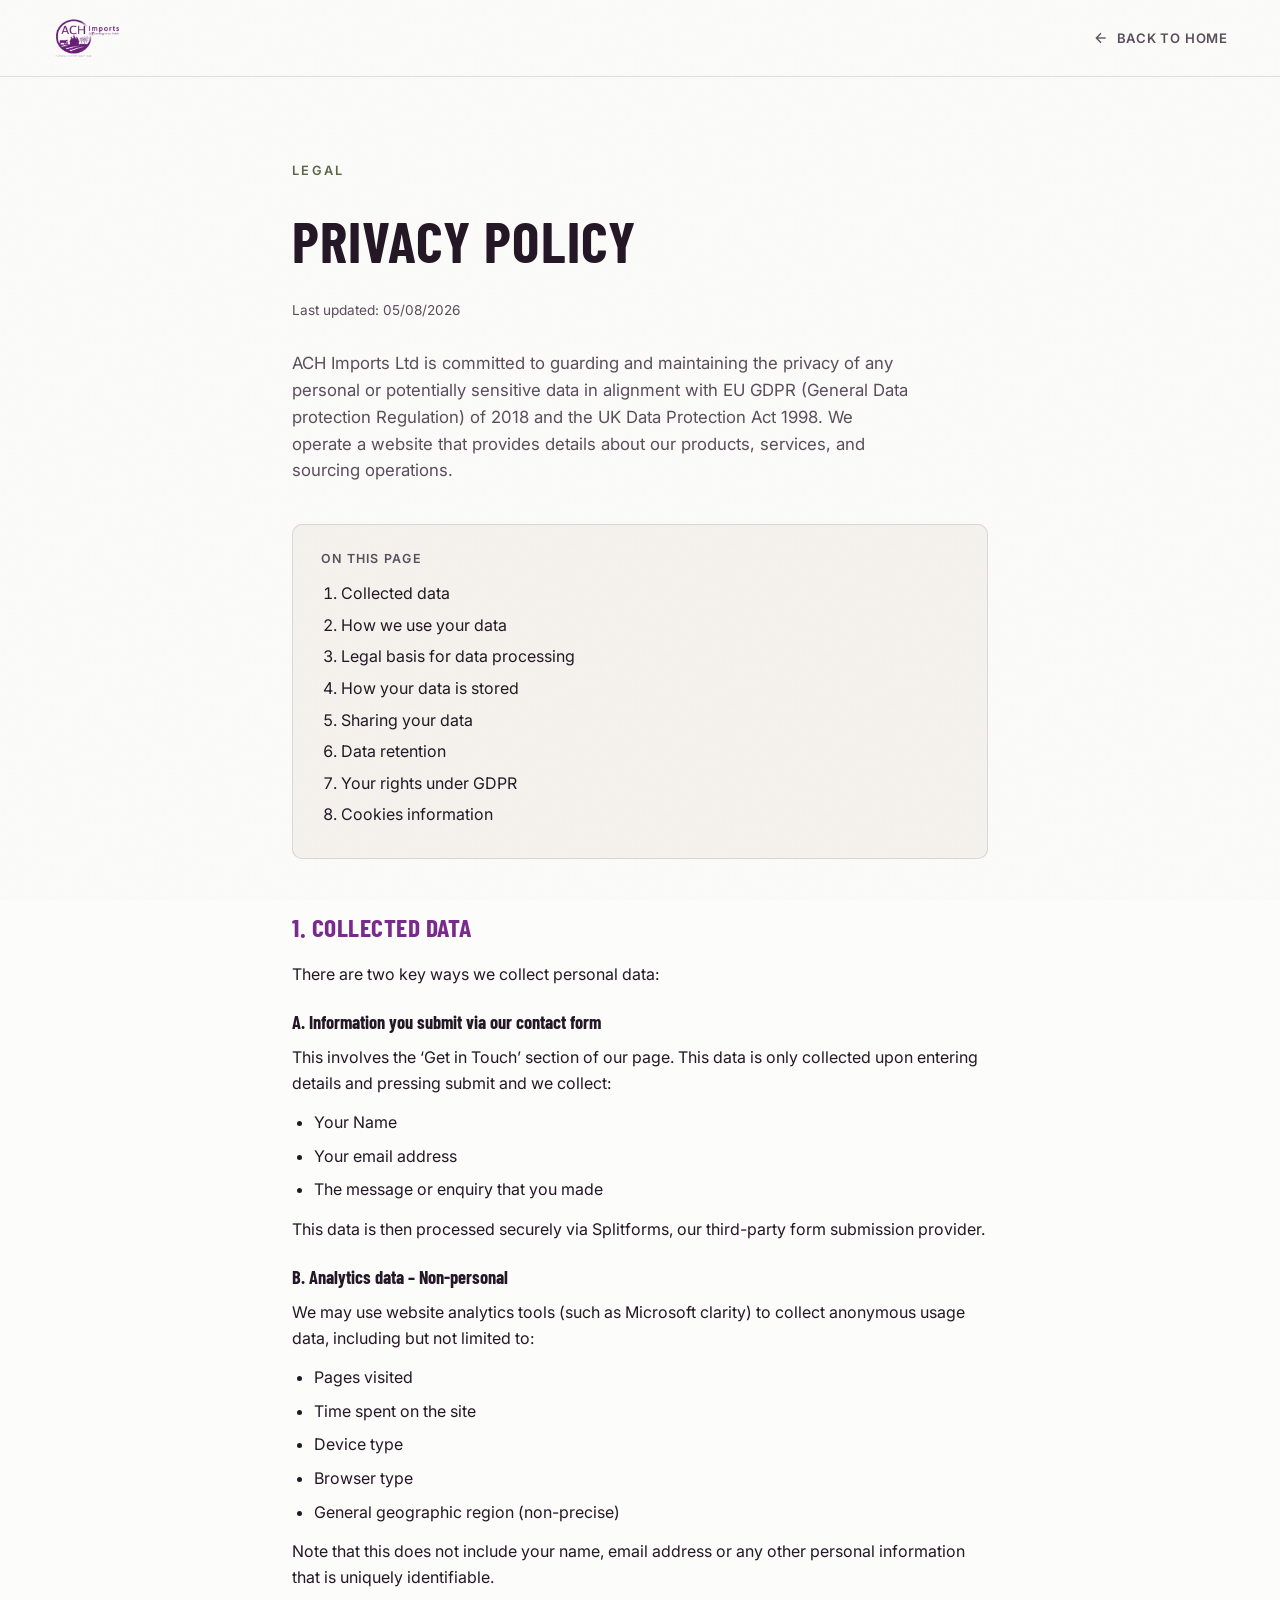
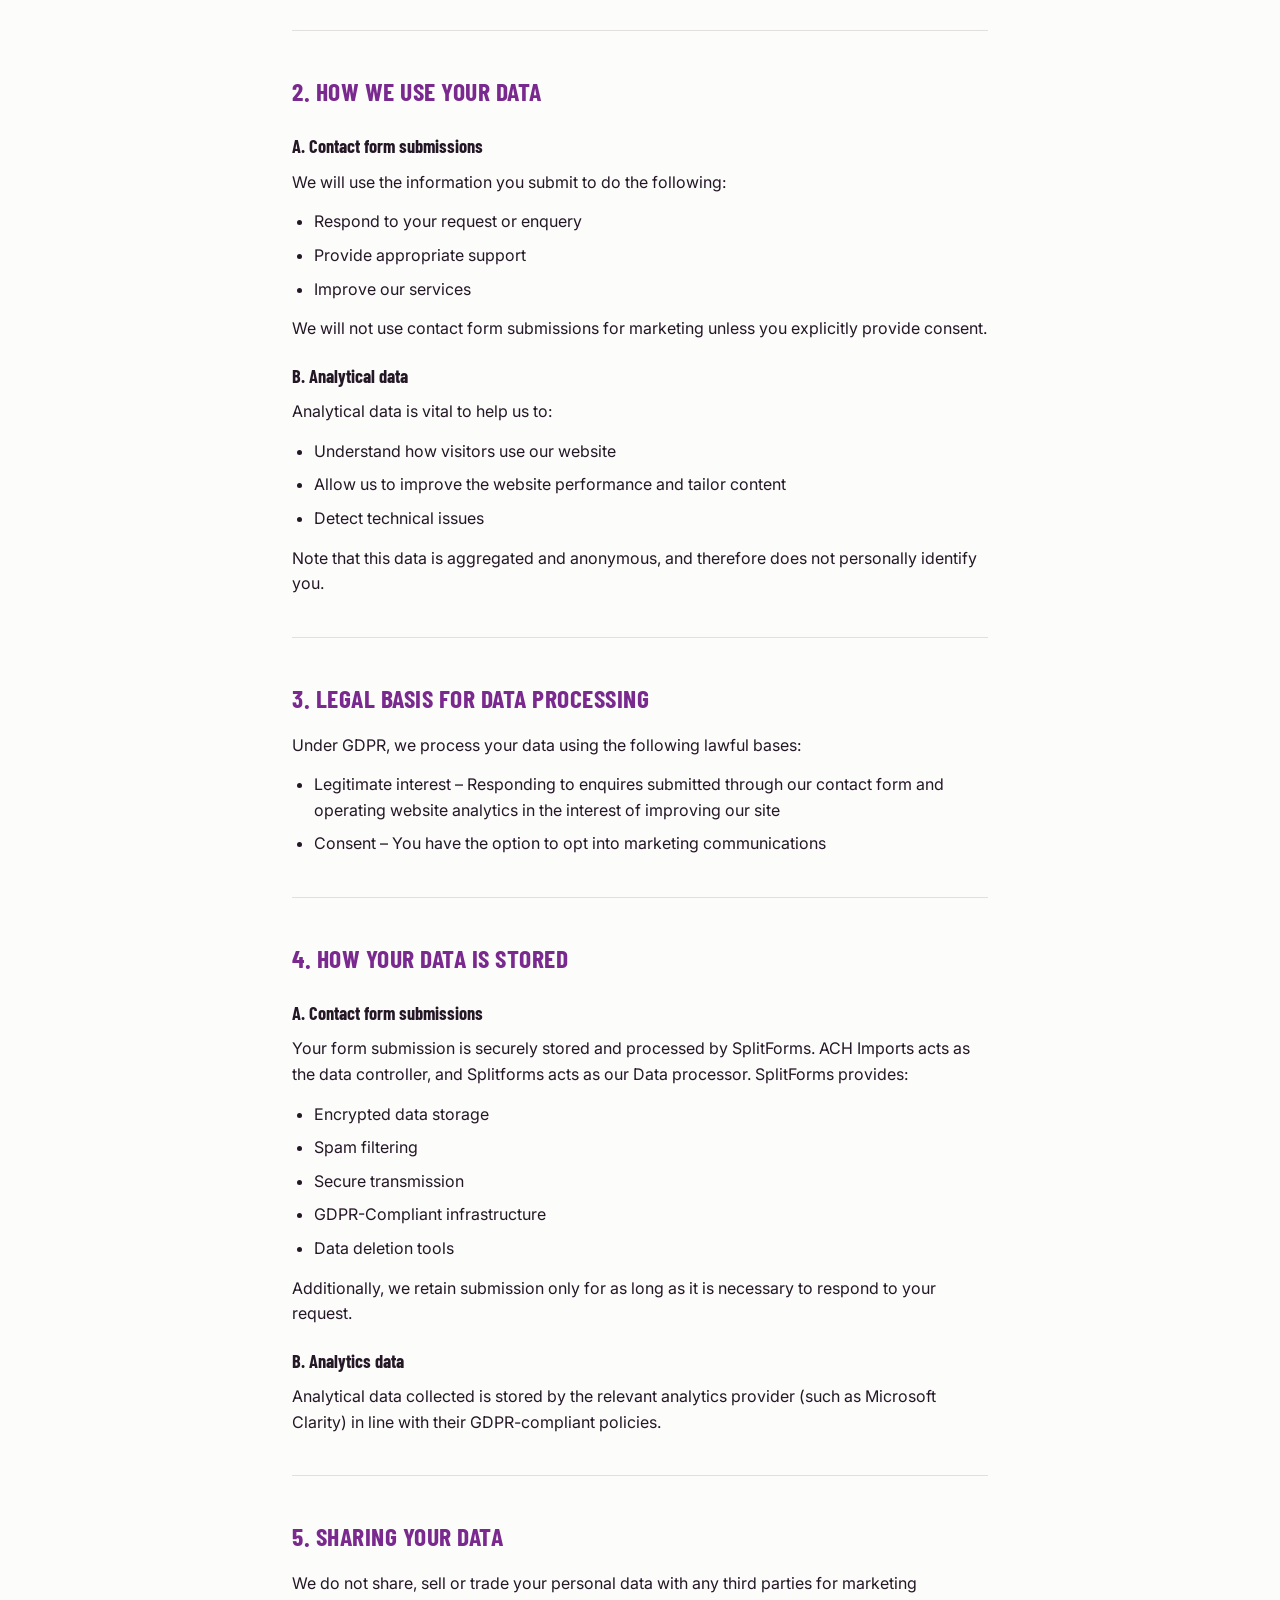
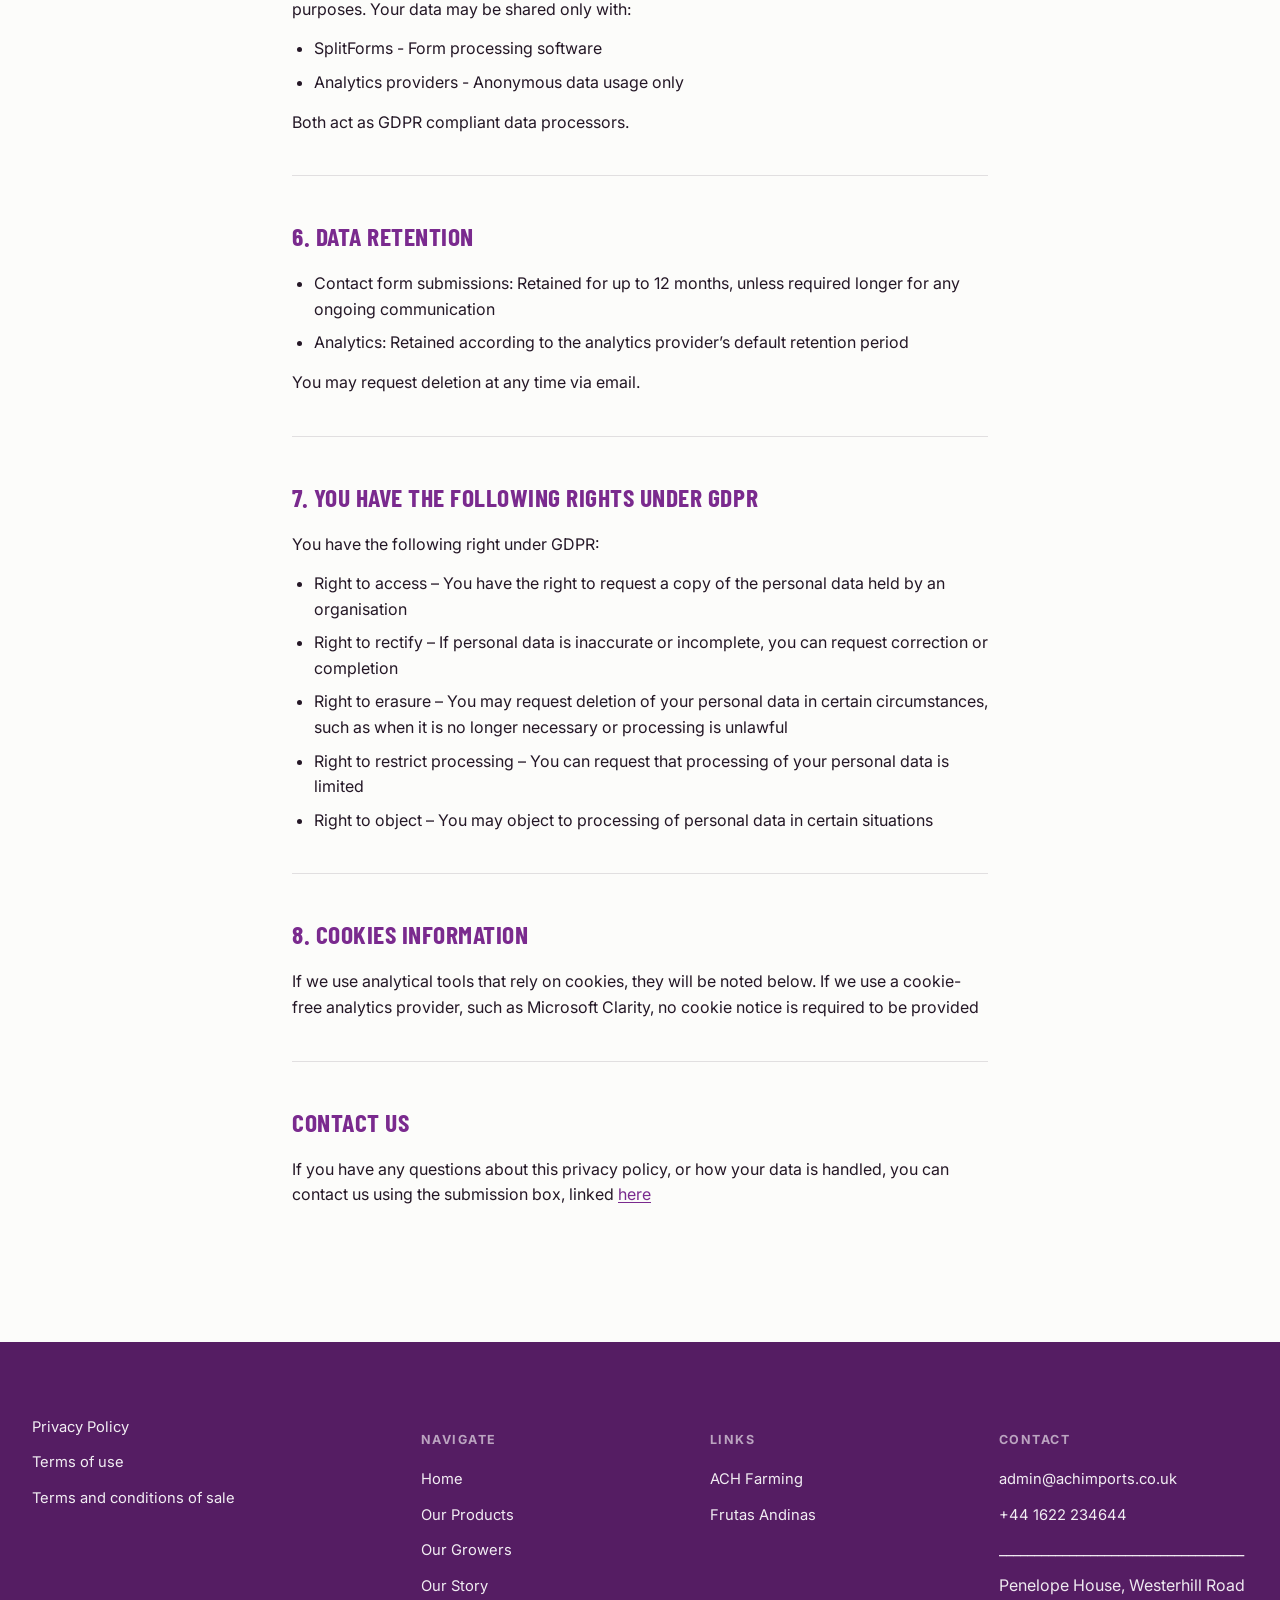
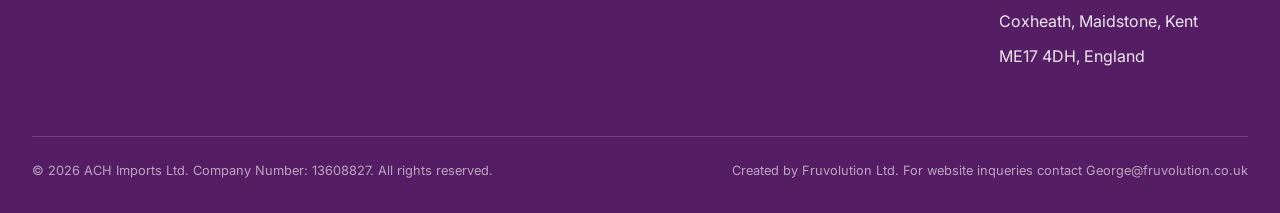
<file: Legal/Privacy.html>
<!DOCTYPE html>
<html lang="en">
<head>
<meta charset="UTF-8">
<meta name="viewport" content="width=device-width, initial-scale=1.0">
<title>Privacy Policy | ACH Imports</title>

<!-- ============================================================
  ACH IMPORTS — long-text child page template
  Duplicate this file for each of: Cookies, Privacy, Terms of use,
  Terms and conditions of sale, Modern Slavery Statement.

  ASSUMPTIONS BAKED INTO THE PATHS BELOW — check these first:
  - This file lives in a /Legal/ subfolder, one level below the
    homepage (matching Legal/Cookies.html etc. in your footer).
  - The homepage file is named index.html. If it's named
    something else, update every "../index.html" below.
  - Images/ sits at the site root, so image paths here use "../Images/".
============================================================= -->

<link rel="preconnect" href="https://fonts.googleapis.com">
<link rel="preconnect" href="https://fonts.gstatic.com" crossorigin>
<link href="https://fonts.googleapis.com/css2?family=Barlow+Condensed:wght@500;600;700&family=Inter:wght@400;500;600&display=swap" rel="stylesheet">

<style>
  /* Same design tokens as the homepage — keep these two files in sync
     if the brand colours/fonts ever change. */
  :root{
    --color-purple:        #7A2A8E;
    --color-purple-dark:   #551D63;
    --color-olive:         #75825A;
    --color-olive-dark:    #5C6647;
    --color-bg:            #FCFCFA;
    --color-ink:           #241726;
    --color-ink-soft:      #5B4E5C;
    --color-line:          rgba(36,23,38,0.12);
    --color-cream-card:    #F5F3EE;
    --shadow-soft:          0 20px 50px rgba(36,23,38,0.16);
    --font-display: 'Barlow Condensed', 'Arial Narrow', sans-serif;
    --font-body:    'Inter', -apple-system, BlinkMacSystemFont, sans-serif;
    --max-width: 1240px;
  }

  *{ box-sizing: border-box; }
  html{ scroll-behavior: smooth; }
  body{
    margin:0;
    background: var(--color-bg);
    color: var(--color-ink);
    font-family: var(--font-body);
    line-height: 1.6;
    position: relative;
  }
  body::before{
    content:"";
    position: fixed;
    inset:0;
    z-index: 500;
    pointer-events: none;
    opacity: 0.05;
    mix-blend-mode: multiply;
    background-image: url("data:image/svg+xml;utf8,<svg xmlns='http://www.w3.org/2000/svg' width='160' height='160'><filter id='n'><feTurbulence type='fractalNoise' baseFrequency='0.85' numOctaves='2' stitchTiles='stitch'/></filter><rect width='100%25' height='100%25' filter='url(%23n)'/></svg>");
  }

  img{ max-width: 100%; display:block; }
  a{ color: inherit; text-decoration:none; }
  ul, ol{ margin:0; padding:0; }

  h1,h2,h3{
    font-family: var(--font-display);
    font-weight: 700;
    text-transform: uppercase;
    letter-spacing: 0.02em;
    margin: 0;
    color: var(--color-ink);
  }

  /* --- simple static header: no hero, no scroll-driven animation needed.
         Logo doubles as the way back home, per the brief. --- */
  .site-header{
    position: sticky;
    top: 0;
    z-index: 100;
    background: rgba(252,252,250,0.95);
    backdrop-filter: blur(10px);
    box-shadow: 0 1px 0 var(--color-line);
  }
  .nav-bar{
    max-width: var(--max-width);
    margin: 0 auto;
    padding: 18px 32px;
    display: flex;
    align-items: center;
    justify-content: space-between;
    gap: 24px;
  }
  .nav-logo-link{
    display: flex;
    align-items: center;
    gap: 12px;
  }
  .nav-logo-link img{ height: 40px; width: auto; }
  .back-home{
    font-family: var(--font-body);
    font-weight: 600;
    font-size: 0.82rem;
    letter-spacing: 0.06em;
    text-transform: uppercase;
    color: var(--color-ink-soft);
    display: flex;
    align-items: center;
    gap: 8px;
    transition: color .2s ease;
  }
  .back-home:hover{ color: var(--color-purple); }
  .back-home svg{ width: 16px; height: 16px; stroke: currentColor; fill: none; stroke-width: 2; }

  /* --- long-text content area --- */
  .legal-page{
    max-width: 760px;
    margin: 0 auto;
    padding: 72px 32px 120px;
  }
  .legal-page .eyebrow{
    font-size: 0.8rem;
    font-weight: 600;
    letter-spacing: 0.18em;
    text-transform: uppercase;
    color: var(--color-olive-dark);
  }
  .legal-page h1{
    font-size: clamp(2.4rem, 6vw, 3.6rem);
    margin-top: 10px;
  }
  .legal-page .updated{
    margin-top: 14px;
    font-size: 0.85rem;
    color: var(--color-ink-soft);
  }
  .legal-page .intro{
    margin-top: 28px;
    font-size: 1.05rem;
    color: var(--color-ink-soft);
    max-width: 620px;
  }

  .legal-body{
    margin-top: 48px;
  }
  .legal-body section + section{
    margin-top: 40px;
    padding-top: 40px;
    border-top: 1px solid var(--color-line);
  }
  .legal-body h2{
    font-size: 1.6rem;
    color: var(--color-purple);
    margin-bottom: 14px;
  }
  .legal-body h3{
    font-size: 1.15rem;
    text-transform: none;
    letter-spacing: 0;
    color: var(--color-ink);
    margin: 20px 0 8px;
  }
  .legal-body p{
    margin: 0 0 14px;
  }
  .legal-body ul, .legal-body ol{
    margin: 0 0 14px;
    padding-left: 22px;
  }
  .legal-body ul{ list-style: disc; }
  .legal-body ol{ list-style: decimal; }
  .legal-body li{ margin-bottom: 8px; }
  .legal-body a{
    color: var(--color-purple);
    text-decoration: underline;
    text-underline-offset: 2px;
  }
  .legal-body a:hover{ color: var(--color-olive-dark); }

  /* Optional in-page contents list — handy once a page has several
     numbered sections. Remove this block if the page is short. */
  .legal-toc{
    margin-top: 40px;
    background: var(--color-cream-card);
    border: 1px solid var(--color-line);
    border-radius: 10px;
    padding: 24px 28px;
  }
  .legal-toc p{
    font-size: 0.78rem;
    font-weight: 600;
    letter-spacing: 0.1em;
    text-transform: uppercase;
    color: var(--color-ink-soft);
    margin: 0 0 12px;
  }
  .legal-toc ol{
    list-style: decimal;
    padding-left: 20px;
    margin: 0;
  }
  .legal-toc li{ margin-bottom: 6px; }
  .legal-toc a{ color: var(--color-ink); text-decoration: none; }
  .legal-toc a:hover{ color: var(--color-purple); }

  /* --- footer: identical to the homepage, with paths adjusted for
         living one folder down --- */

    .footer-col ul{
    list-style: none;
    padding: 0;
    margin: 0;
}
    .site-footer{
    background: var(--color-purple-dark);
    color: rgba(255,255,255,0.9);
    padding: 72px 32px 32px;
  }
  .footer-inner{
    max-width: var(--max-width);
    margin: 0 auto;
    display:grid;
    grid-template-columns: 1.4fr 1fr 1fr 1fr;
    gap: 40px;
  }
  .footer-brand img{ height: 40px; margin-bottom: 14px; }
  .footer-brand p{ color: rgba(255,255,255,0.72); font-size: 0.9rem; max-width: 280px; }
  .footer-col h4{
    list-style: none;
    font-family: var(--font-body);
    font-size: 0.78rem;
    letter-spacing: 0.12em;
    text-transform: uppercase;
    color: rgba(255,255,255,0.6);
    margin-bottom: 16px;
  }
  .footer-col ul li{ margin-bottom: 10px; }
  .footer-col a{ font-size: 0.92rem; color: rgba(255,255,255,0.92); }
  .footer-col a:hover{ color: var(--color-olive); }
  .footer-bottom{
    max-width: var(--max-width);
    margin: 56px auto 0;
    padding-top: 24px;
    border-top: 1px solid rgba(255,255,255,0.15);
    display:flex;
    justify-content:space-between;
    flex-wrap:wrap;
    gap: 12px;
    font-size: 0.8rem;
    color: rgba(255,255,255,0.6);
  }

  @media (max-width: 900px){
    .footer-inner{ grid-template-columns: 1fr 1fr; }
  }
  @media (max-width: 560px){
    .footer-inner{ grid-template-columns: 1fr; }
    .legal-page{ padding: 48px 20px 80px; }
  }
</style>
</head>
<body>

<!-- =================== HEADER — logo click returns home =================== -->
<header class="site-header">
  <nav class="nav-bar">
    <a class="nav-logo-link" href="../Website_logic.html" aria-label="ACH Imports — back to home">
      <img src="../Images/ACHI_logo.png" alt="ACH Imports logo">
    </a>
    <a class="back-home" href="../Website_logic.html">
      <svg viewBox="0 0 24 24"><path d="M19 12H5"/><path d="m12 19-7-7 7-7"/></svg>
      Back to Home
    </a>
  </nav>
</header>

<!-- =================== PAGE CONTENT =================== -->
<main class="legal-page">
  <p class="eyebrow">Legal</p>
  <h1>Privacy Policy</h1>
  <p class="updated">Last updated: 05/08/2026</p>
  <p class="intro">ACH Imports Ltd is committed to guarding and maintaining the privacy of any personal or potentially sensitive data in alignment with EU GDPR 
    (General Data protection Regulation) of 2018 and the UK Data Protection Act 1998. We operate a website that provides details about our products, services, and sourcing operations.</p>

  <!-- Optional — delete this block for shorter pages like Cookies -->
  <nav class="legal-toc" aria-label="Contents">
    <p>On this page</p>
    <ol>
      <li><a href="#section-1">Collected data</a></li>
      <li><a href="#section-2">How we use your data</a></li>
      <li><a href="#section-3">Legal basis for data processing</a></li>
      <li><a href="#section-4">How your data is stored</a></li>
      <li><a href="#section-5">Sharing your data</a></li>
      <li><a href="#section-6">Data retention</a></li>
      <li><a href="#section-7">Your rights under GDPR</a></li>
      <li><a href="#section-8">Cookies information</a></li>
    </ol>
  </nav>

  <div class="legal-body">
    <section id="section-1">
      <h2>1. Collected data</h2>
      <p>There are two key ways we collect personal data:</p>
      <h3>A.	Information you submit via our contact form</h3>
      <p>This involves the ‘Get in Touch’ section of our page. This data is only collected upon entering details and pressing submit and we collect:</p>
      <ul>
        <li>Your Name</li>
        <li>Your email address</li>
        <li>The message or enquiry that you made</li>
      </ul>
      <p>This data is then processed securely via Splitforms, our third-party form submission provider.</p>
      <h3>B.	Analytics data – Non-personal</h3>
      <p>We may use website analytics tools (such as Microsoft clarity) to collect anonymous usage data, including but not limited to:</p>
      <ul>
        <li>Pages visited</li>
        <li>Time spent on the site</li>
        <li>Device type</li>
        <li>Browser type</li>
        <li>General geographic region (non-precise)</li>
      </ul>
      <p>Note that this does not include your name, email address or any other personal information that is uniquely identifiable.</p>
    </section>

    <section id="section-2">
      <h2>2. How we use your data</h2>
      <h3>A.    Contact form submissions</h3>
      <p>We will use the information you submit to do the following:</p>
      <ul>
        <li>Respond to your request or enquery</li>
        <li>Provide appropriate support</li>
        <li>Improve our services</li>
      </ul>
      <p>We will not use contact form submissions for marketing unless you explicitly provide consent.</p>
      <h3>B.    Analytical data</h3>
      <p>Analytical data is vital to help us to:</p>
      <ul>
        <li>Understand how visitors use our website</li>
        <li>Allow us to improve the website performance and tailor content</li>
        <li>Detect technical issues</li>
      </ul>
      <p>Note that this data is aggregated and anonymous, and therefore does not personally identify you.</p>
    </section>

    <section id="section-3">
      <h2>3. Legal basis for data processing</h2>
      <p>Under GDPR, we process your data using the following lawful bases:</p>
      <ul>
        <li>Legitimate interest – Responding to enquires submitted through our contact form and operating website analytics in the interest of improving our site</li>
        <li>Consent – You have the option to opt into marketing communications</li>
      </ul>
    </section>

    <section id="section-4">
      <h2>4. How your data is stored</h2>
      <h3>A.    Contact form submissions</h3>
      <p>Your form submission is securely stored and processed by SplitForms. ACH Imports acts as the data controller, and Splitforms acts as our Data processor. SplitForms provides:</p>
      <ul>
        <li>Encrypted data storage</li>
        <li>Spam filtering</li>
        <li>Secure transmission</li>
        <li>GDPR-Compliant infrastructure</li>
        <li>Data deletion tools</li>
      </ul>
      <p>Additionally, we retain submission only for as long as it is necessary to respond to your request.</p>
      <h3>B.    Analytics data</h3>
      <p>Analytical data collected is stored by the relevant analytics provider (such as Microsoft Clarity) in line with their GDPR-compliant policies.</p>
    </section>

    <section id="section-5">
      <h2>5. Sharing your data</h2>
      <p>We do not share, sell or trade your personal data with any third parties for marketing purposes. 
    Your data may be shared only with:</p>
      <ul>
        <li>SplitForms - Form processing software</li>
        <li>Analytics providers - Anonymous data usage only</li>
      </ul>
      <p>Both act as GDPR compliant data processors.</p>
    </section>

    <section id="section-6">
      <h2>6. Data retention</h2>
      <ul>
        <li>Contact form submissions: Retained for up to 12 months, unless required longer for any ongoing communication</li>
        <li>Analytics: Retained according to the analytics provider’s default retention period</li>
      </ul>
      <p>You may request deletion at any time via email.</p>
    </section>

    <section id="section-7">
      <h2>7. You have the following rights under GDPR</h2>
      <p>You have the following right under GDPR:</p>
      <ul>
        <li>Right to access – You have the right to request a copy of the personal data held by an organisation</li>
        <li>Right to rectify – If personal data is inaccurate or incomplete, you can request correction or completion</li>
        <li>Right to erasure – You may request deletion of your personal data in certain circumstances, such as when it is no longer necessary or processing is unlawful</li>
        <li>Right to restrict processing – You can request that processing of your personal data is limited</li>
        <li>Right to object – You may object to processing of personal data in certain situations</li>
      </ul>
    </section>

    <section id="section-8">
      <h2>8. Cookies information</h2>
      <p>If we use analytical tools that rely on cookies, they will be noted below. 
        If we use a cookie-free analytics provider, such as Microsoft Clarity, no cookie notice is required to be provided</p>
    </section>

    <section id="section-9">
      <h2>Contact Us</h2>
      <p>If you have any questions about this privacy policy, or how your data is handled, you can contact us using the submission box, linked <a href="../Website_logic.html#get-in-touch">here</a></p>
    </section>
  </div>
</main>

<!-- =================== FOOTER =================== -->
<footer class="site-footer" id="contact">
  <div class="footer-inner">
    <div class="footer-col">
      <ul>
        <li><a href="Legal/Privacy.html">Privacy Policy</a></li>
        <li><a href="Legal/Terms_of_use.html">Terms of use</a></li>
        <li><a href="Legal/Tas_of_sale.html">Terms and conditions of sale</a></li>

      </ul>
    </div>
    <div class="footer-col">
      <h4>Navigate</h4>
      <ul>
        <li><a href="#home">Home</a></li>
        <li><a href="#products">Our Products</a></li>
        <li><a href="#growers">Our Growers</a></li>
        <li><a href="#story">Our Story</a></li>
      </ul>
    </div>
    <div class="footer-col">
      <h4>Links</h4>
      <ul>
        <li><a href="https://www.achfarming.co.uk/" target="_blank" rel="noopener">ACH Farming</a></li>
        <li><a href="https://www.freshproducepartners.com/" target="_blank" rel="noopener">Frutas Andinas</a></li>
      </ul>
    </div>
    <div class="footer-col">
      <h4>Contact</h4>
      <ul>
        <li><a href="../Website_logic.html#get-in-touch">admin@achimports.co.uk</a></li>
        <li><a href="tel:+441622234644">+44 1622 234644</a></li>
        <li>___________________________________</li>
        <li>Penelope House, Westerhill Road</li>
        <li>Coxheath, Maidstone, Kent</li>
        <li>ME17 4DH, England</li>
      </ul>
    </div>
  </div>
  <div class="footer-bottom">
    <span>&copy; <span id="year"></span> ACH Imports Ltd. Company Number: 13608827. All rights reserved.</span>
    <span>Created by Fruvolution Ltd. For website inqueries contact George@fruvolution.co.uk</span>
  </div>
</footer>

<script>
  document.getElementById('year').textContent = new Date().getFullYear();
</script>

</body>
</html>
</file>
<file: css/privacy.css>
/* Same design tokens as the homepage — keep these two files in sync
     if the brand colours/fonts ever change. */
  :root{
    --color-purple:        #7A2A8E;
    --color-purple-dark:   #551D63;
    --color-olive:         #75825A;
    --color-olive-dark:    #5C6647;
    --color-bg:            #FCFCFA;
    --color-ink:           #241726;
    --color-ink-soft:      #5B4E5C;
    --color-line:          rgba(36,23,38,0.12);
    --color-cream-card:    #F5F3EE;
    --shadow-soft:          0 20px 50px rgba(36,23,38,0.16);
    --font-display: 'Barlow Condensed', 'Arial Narrow', sans-serif;
    --font-body:    'Inter', -apple-system, BlinkMacSystemFont, sans-serif;
    --max-width: 1240px;
  }

  *{ box-sizing: border-box; }
  html{ scroll-behavior: smooth; }
  body{
    margin:0;
    background: var(--color-bg);
    color: var(--color-ink);
    font-family: var(--font-body);
    line-height: 1.6;
    position: relative;
  }
  body::before{
    content:"";
    position: fixed;
    inset:0;
    z-index: 500;
    pointer-events: none;
    opacity: 0.05;
    mix-blend-mode: multiply;
    background-image: url("data:image/svg+xml;utf8,<svg xmlns='http://www.w3.org/2000/svg' width='160' height='160'><filter id='n'><feTurbulence type='fractalNoise' baseFrequency='0.85' numOctaves='2' stitchTiles='stitch'/></filter><rect width='100%25' height='100%25' filter='url(%23n)'/></svg>");
  }

  img{ max-width: 100%; display:block; }
  a{ color: inherit; text-decoration:none; }
  ul, ol{ margin:0; padding:0; }

  h1,h2,h3{
    font-family: var(--font-display);
    font-weight: 700;
    letter-spacing: 0.02em;
    margin: 0;
    color: var(--color-ink);
  }

  /* --- simple static header: no hero, no scroll-driven animation needed.
         Logo doubles as the way back home, per the brief. --- */
  .site-header{
    position: sticky;
    top: 0;
    z-index: 100;
    background: rgba(252,252,250,0.95);
    backdrop-filter: blur(10px);
    box-shadow: 0 1px 0 var(--color-line);
  }
  .nav-bar{
    max-width: var(--max-width);
    margin: 0 auto;
    padding: 18px 32px;
    display: flex;
    align-items: center;
    justify-content: space-between;
    gap: 24px;
  }
  .nav-logo-link{
    display: flex;
    align-items: center;
    gap: 12px;
  }
  .nav-logo-link img{ height: 40px; width: auto; }
  .back-home{
    font-family: var(--font-body);
    font-weight: 600;
    font-size: 0.82rem;
    letter-spacing: 0.06em;
    text-transform: uppercase;
    color: var(--color-ink-soft);
    display: flex;
    align-items: center;
    gap: 8px;
    transition: color .2s ease;
  }
  .back-home:hover{ color: var(--color-purple); }
  .back-home svg{ width: 16px; height: 16px; stroke: currentColor; fill: none; stroke-width: 2; }

  /* --- long-text content area --- */
  .legal-page{
    max-width: 760px;
    margin: 0 auto;
    padding: 72px 32px 120px;
  }
  .legal-page .eyebrow{
    font-size: 0.8rem;
    font-weight: 600;
    letter-spacing: 0.18em;
    text-transform: uppercase;
    color: var(--color-olive-dark);
  }
  .legal-page h1{
    font-size: clamp(2.4rem, 6vw, 3.6rem);
    margin-top: 10px;
  }
  .legal-page .updated{
    margin-top: 14px;
    font-size: 0.85rem;
    color: var(--color-ink-soft);
  }
  .legal-page .intro{
    margin-top: 28px;
    font-size: 1.05rem;
    color: var(--color-ink-soft);
    max-width: 620px;
  }

  .legal-body{
    margin-top: 48px;
  }
  .legal-body section + section{
    margin-top: 40px;
    padding-top: 40px;
    border-top: 1px solid var(--color-line);
  }
  .legal-body h2{
    font-size: 1.6rem;
    color: var(--color-purple);
    margin-bottom: 14px;
  }
  .legal-body h3{
    font-size: 1.15rem;
    text-transform: none;
    letter-spacing: 0;
    color: var(--color-ink);
    margin: 20px 0 8px;
  }
  .legal-body p{
    margin: 0 0 14px;
  }
  .legal-body ul, .legal-body ol{
    margin: 0 0 14px;
    padding-left: 22px;
  }
  .legal-body ul{ list-style: disc; }
  .legal-body ol{ list-style: decimal; }
  .legal-body li{ margin-bottom: 8px; }
  .legal-body a{
    color: var(--color-purple);
    text-decoration: underline;
    text-underline-offset: 2px;
  }
  .legal-body a:hover{ color: var(--color-olive-dark); }

  /* Optional in-page contents list — handy once a page has several
     numbered sections. Remove this block if the page is short. */
  .legal-toc{
    margin-top: 40px;
    background: var(--color-cream-card);
    border: 1px solid var(--color-line);
    border-radius: 10px;
    padding: 24px 28px;
  }
  .legal-toc p{
    font-size: 0.78rem;
    font-weight: 600;
    letter-spacing: 0.1em;
    text-transform: uppercase;
    color: var(--color-ink-soft);
    margin: 0 0 12px;
  }
  .legal-toc ol{
    list-style: decimal;
    padding-left: 20px;
    margin: 0;
  }
  .legal-toc li{ margin-bottom: 6px; }
  .legal-toc a{ color: var(--color-ink); text-decoration: none; }
  .legal-toc a:hover{ color: var(--color-purple); }

  /* --- footer: identical to the homepage, with paths adjusted for
         living one folder down --- */

    .footer-col ul{
    list-style: none;
    padding: 0;
    margin: 0;
}
    .site-footer{
    background: var(--color-purple-dark);
    color: rgba(255,255,255,0.9);
    padding: 72px 32px 32px;
  }
  .footer-inner{
    max-width: var(--max-width);
    margin: 0 auto;
    display:grid;
    grid-template-columns: 1.4fr 1fr 1fr 1fr;
    gap: 40px;
  }
  .footer-brand img{ height: 40px; margin-bottom: 14px; }
  .footer-brand p{ color: rgba(255,255,255,0.72); font-size: 0.9rem; max-width: 280px; }
  .footer-col h4{
    list-style: none;
    font-family: var(--font-body);
    font-size: 0.78rem;
    letter-spacing: 0.12em;
    text-transform: uppercase;
    color: rgba(255,255,255,0.6);
    margin-bottom: 16px;
  }
  .footer-col ul li{ margin-bottom: 10px; }
  .footer-col a{ font-size: 0.92rem; color: rgba(255,255,255,0.92); }
  .footer-col a:hover{ color: var(--color-olive); }
  .footer-bottom{
    max-width: var(--max-width);
    margin: 56px auto 0;
    padding-top: 24px;
    border-top: 1px solid rgba(255,255,255,0.15);
    display:flex;
    justify-content:space-between;
    flex-wrap:wrap;
    gap: 12px;
    font-size: 0.8rem;
    color: rgba(255,255,255,0.6);
  }

  @media (max-width: 900px){
    .footer-inner{ grid-template-columns: 1fr 1fr; }
  }
  @media (max-width: 560px){
    .footer-inner{ grid-template-columns: 1fr; }
    .legal-page{ padding: 48px 20px 80px; }
  }
</file>
